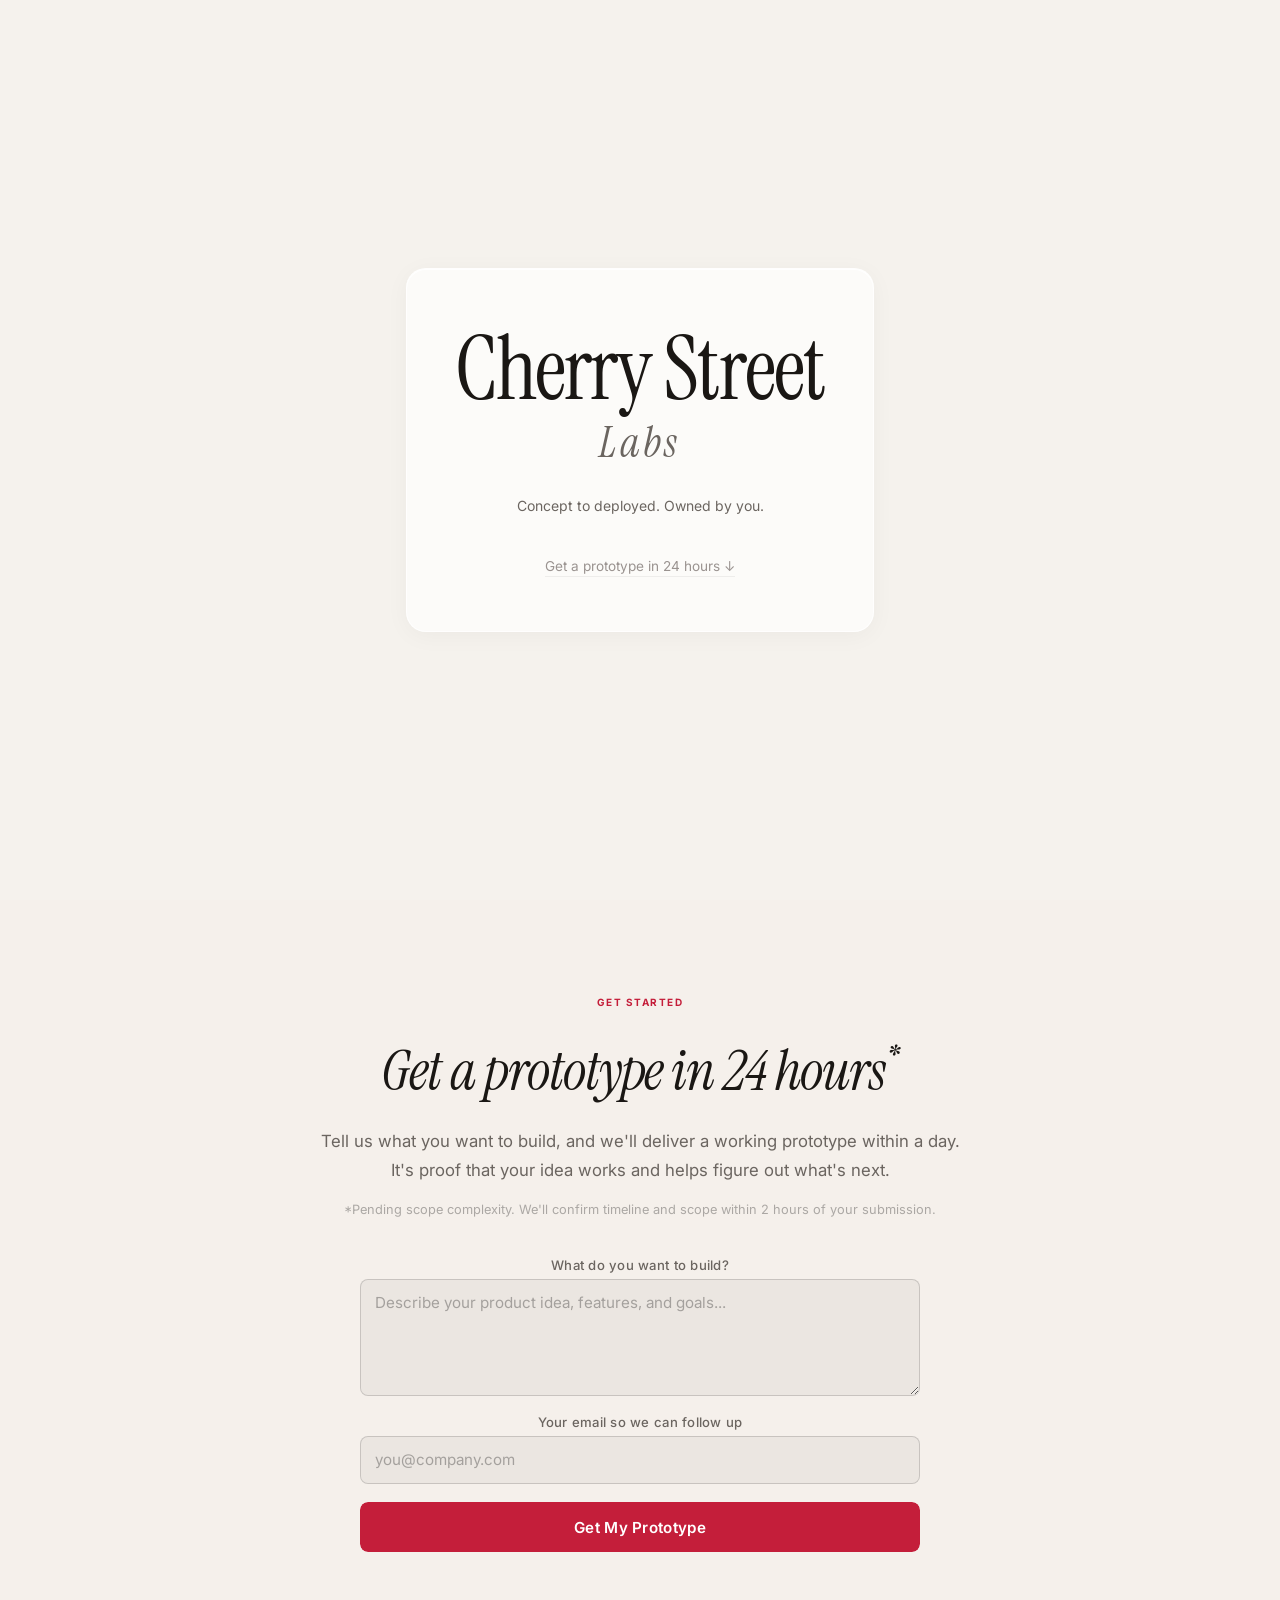
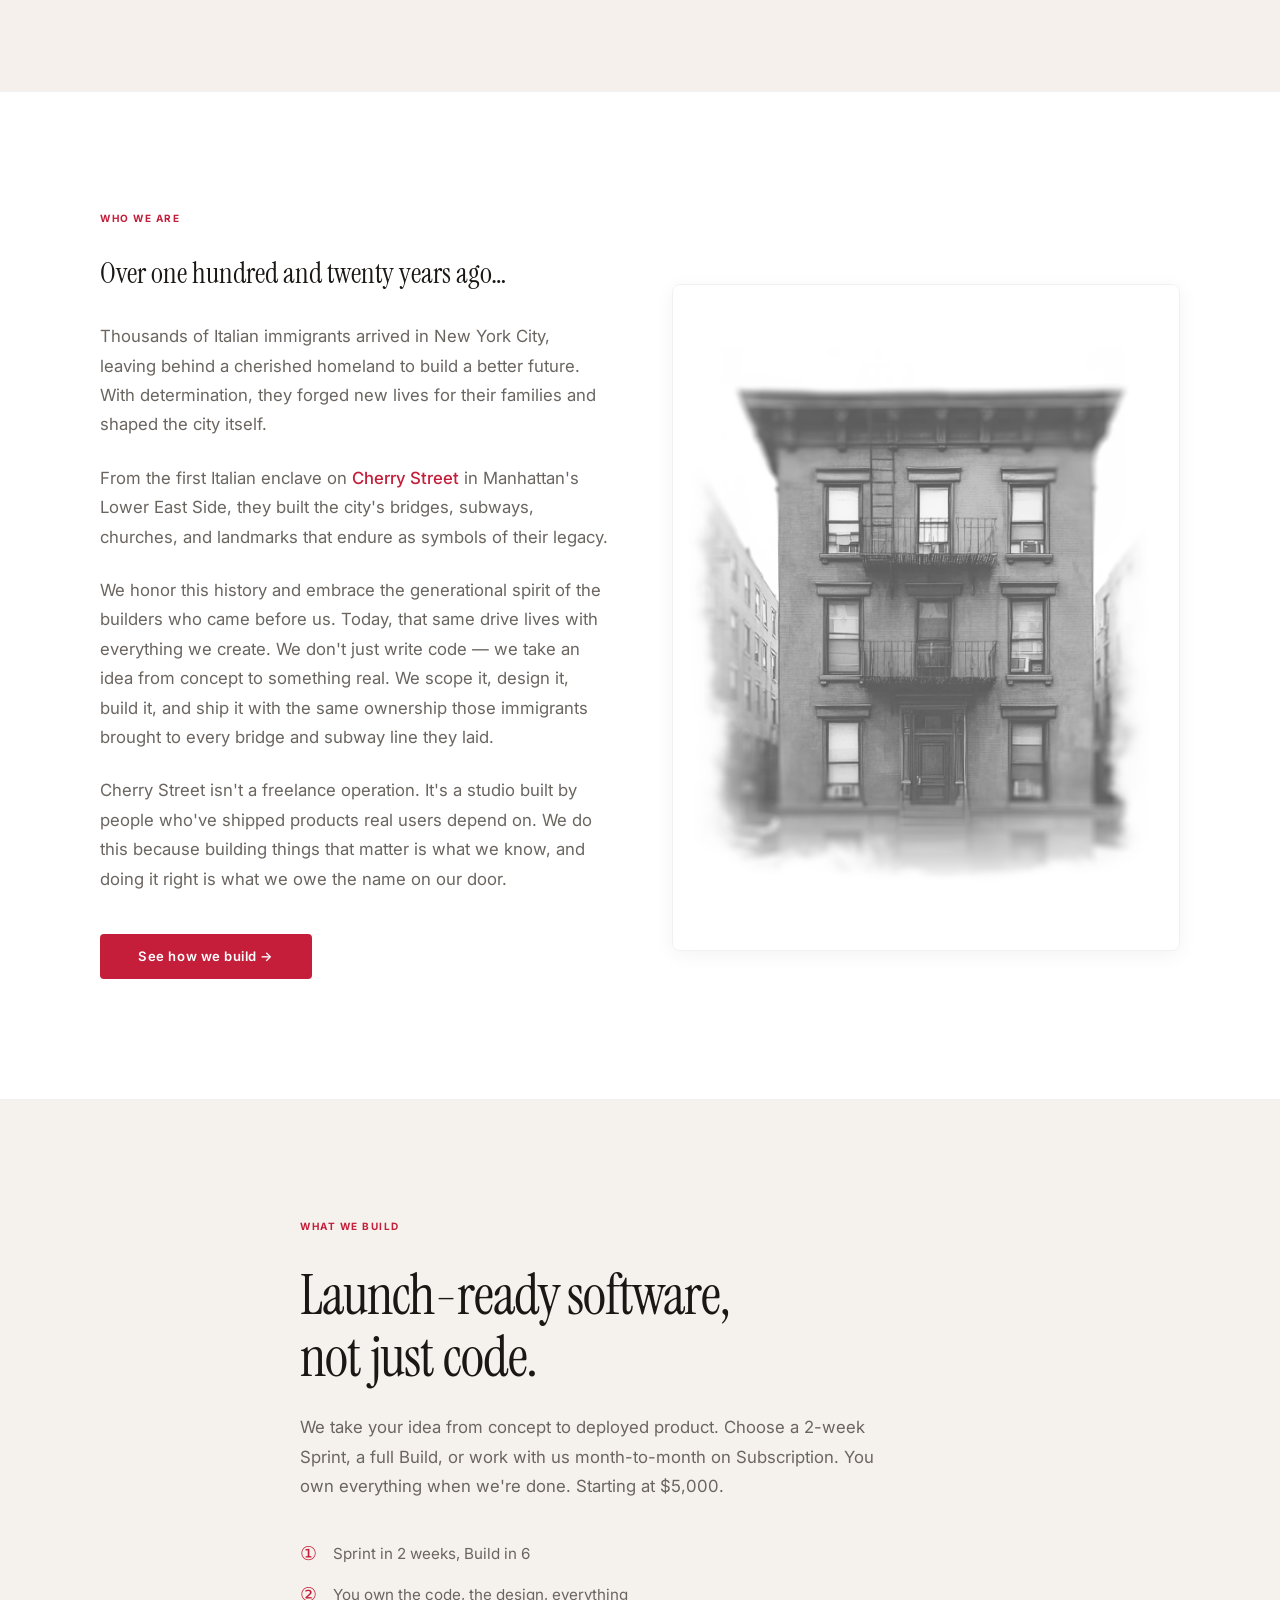
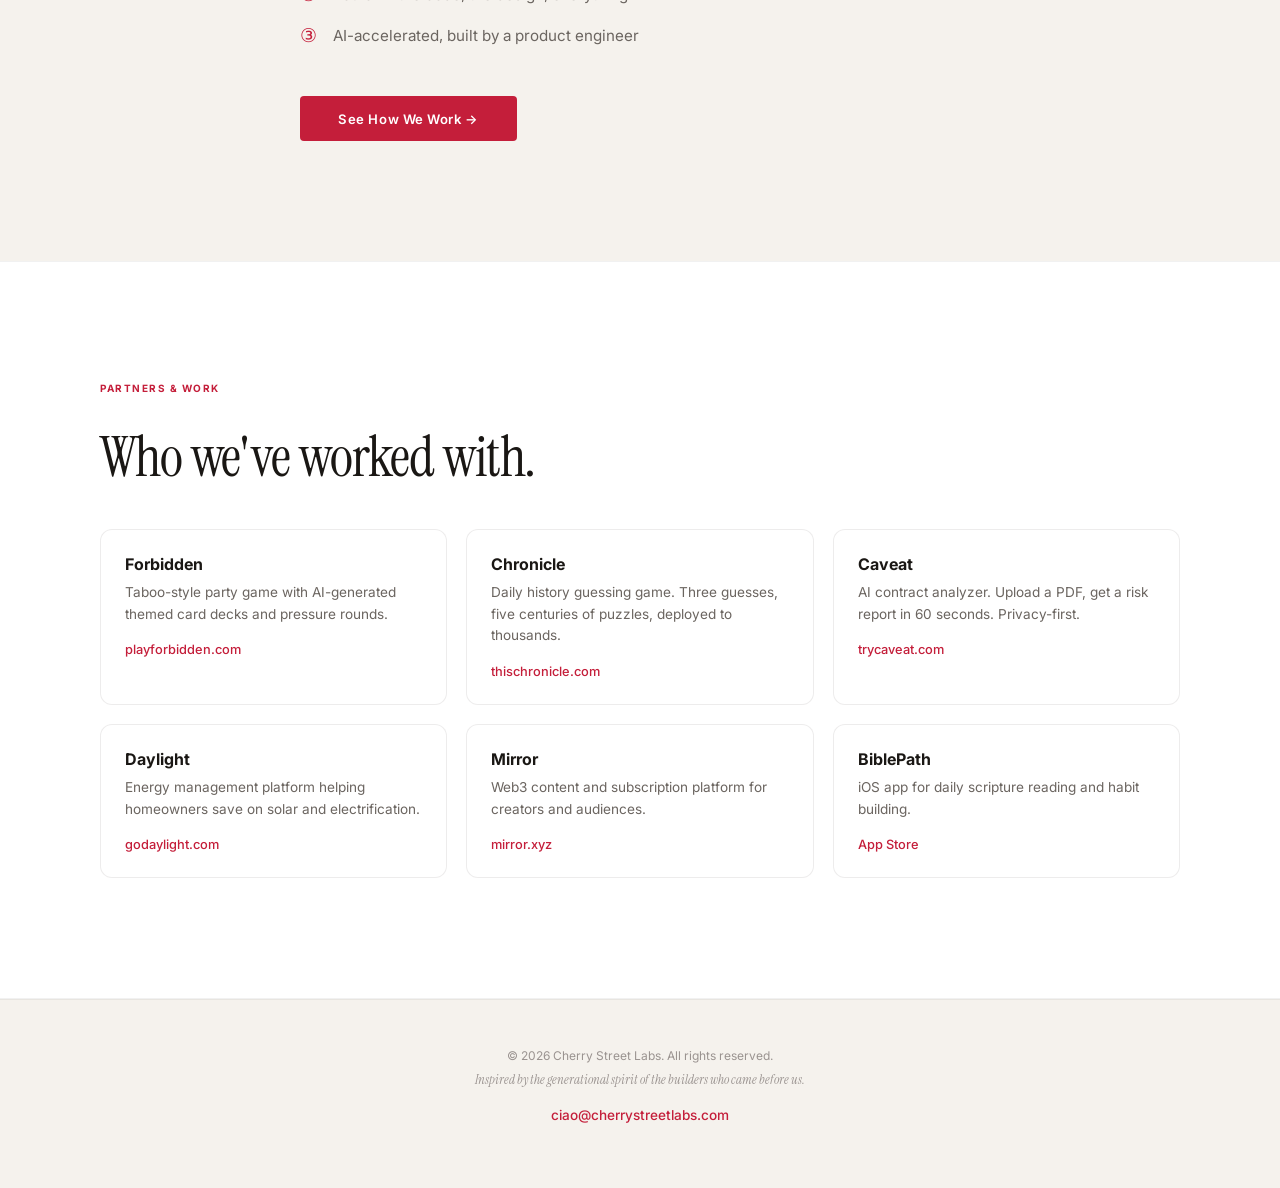
<file: index.html>
<!DOCTYPE html>
<html lang="en">
<head>
    <meta charset="UTF-8">
    <meta name="viewport" content="width=device-width, initial-scale=1.0">
    <title>Cherry Street Labs — Software Built With Purpose</title>
    <meta name="description" content="Cherry Street Labs is a software studio inspired by the generational spirit of Italian immigrants who built New York City.">
    <meta property="og:title" content="Cherry Street Labs">
    <meta property="og:description" content="Concept to deployed. Owned by you.">
    <meta property="og:image" content="https://cherrystreetlabs.com/assets/images/og-image.png">
    <meta property="og:type" content="website">
    <link rel="icon" type="image/svg+xml" href="favicon.svg">
    <link rel="preconnect" href="https://fonts.googleapis.com">
    <link rel="preconnect" href="https://fonts.gstatic.com" crossorigin>
    <link href="https://fonts.googleapis.com/css2?family=Instrument+Serif:ital@0;1&family=Inter:wght@400;500;600;700;800&display=swap" rel="stylesheet">
    <link rel="stylesheet" href="css/styles.css">
</head>
<body>

    <!-- Hero -->
    <section class="hero">
        <div class="hero-shader-bg">
            <canvas id="heroShader"></canvas>
        </div>
        <div class="hero-inner">
            <div class="hero-glass-card">
                <h1 class="brand-logo">Cherry Street<span class="brand-labs">Labs</span></h1>
                <p class="hero-tagline">Concept to deployed. Owned by you.</p>
                <a href="#build-mvp" class="btn-text scroll-down">Get a prototype in 24 hours ↓</a>
            </div>
        </div>
    </section>

    <!-- Legionnaire -->
    <section class="section build-section" id="build-mvp">
        <div class="build-section-inner">
            <span class="section-label">Get Started</span>
            <h2 class="section-headline build-headline">Get a prototype in 24 hours<sup>*</sup></h2>
            <p class="section-body build-body">Tell us what you want to build, and we'll deliver a working prototype within a day. It's proof that your idea works and helps figure out what's next.</p>
            <p class="build-disclaimer">*Pending scope complexity. We'll confirm timeline and scope within 2 hours of your submission.</p>

            <form class="build-form" id="proto-form" novalidate>
                <div class="form-field">
                    <label for="mvp-prompt">What do you want to build?</label>
                    <textarea id="mvp-prompt" name="prompt" rows="4" placeholder="Describe your product idea, features, and goals..." required></textarea>
                </div>
                <div class="form-field">
                    <label for="mvp-email">Your email so we can follow up</label>
                    <input type="email" id="mvp-email" name="email" placeholder="you@company.com" required>
                </div>
                <div data-beam="csl-beam" style="--beam-strength: 1.5;" id="proto-submit-wrapper">
                    <button type="submit" class="build-submit-btn" id="proto-submit-btn">
                        <span class="build-submit-label">Get My Prototype</span>
                    </button>
                    <div data-beam-bloom></div>
                </div>
                <div class="form-status" id="form-status"></div>
            </form>
        </div>
    </section>

    <!-- Who We Are -->
    <section class="section who-section" id="who-we-are">
        <div class="who-section-inner">
            <span class="section-label">Who we are</span>
            <div class="who-grid">
                <div class="who-text">
                    <h2 class="who-heading">Over one hundred and twenty years ago&hellip;</h2>
                    <p>Thousands of Italian immigrants arrived in New York City, leaving behind a cherished homeland to build a better future. With determination, they forged new lives for their families and shaped the city itself.</p>
                    <p>From the first Italian enclave on <span class="cherry-highlight">Cherry Street</span> in Manhattan's Lower East Side, they built the city's bridges, subways, churches, and landmarks that endure as symbols of their legacy.</p>
                    <p>We honor this history and embrace the generational spirit of the builders who came before us. Today, that same drive lives with everything we create. We don't just write code — we take an idea from concept to something real. We scope it, design it, build it, and ship it with the same ownership those immigrants brought to every bridge and subway line they laid.</p>
                    <p>Cherry Street isn't a freelance operation. It's a studio built by people who've shipped products real users depend on. We do this because building things that matter is what we know, and doing it right is what we owe the name on our door.</p>
                    <a href="pricing.html" class="btn-primary">See how we build →</a>
                </div>
                <div class="who-image-col">
                    <div class="who-image-frame">
                        <img src="assets/images/whoweare.jpg" alt="Cherry Street, Lower East Side — where Italian immigrants built the foundations of New York City" class="who-image">
                    </div>
                </div>
            </div>
        </div>
    </section>

    <!-- CTA to Pricing -->
    <section class="section cta-section">
        <div class="cta-section-inner">
            <span class="section-label">What we build</span>
            <h2 class="section-headline">Launch-ready software,<br>not just code.</h2>
            <p class="section-body">We take your idea from concept to deployed product. Choose a 2-week Sprint, a full Build, or work with us month-to-month on Subscription. You own everything when we're done. Starting at $5,000.</p>
            <div class="cta-values">
                <div class="cta-value">
                    <span class="value-num">①</span>
                    <span class="value-text">Sprint in 2 weeks, Build in 6</span>
                </div>
                <div class="cta-value">
                    <span class="value-num">②</span>
                    <span class="value-text">You own the code, the design, everything</span>
                </div>
                <div class="cta-value">
                    <span class="value-num">③</span>
                    <span class="value-text">AI-accelerated, built by a product engineer</span>
                </div>
            </div>
            <a href="pricing.html" class="btn-primary">See How We Work →</a>
        </div>
    </section>

    <!-- Partners & Work -->
    <section class="section partners-section">
        <div class="partners-section-inner">
            <span class="section-label">Partners &amp; Work</span>
            <h2 class="section-headline">Who we've worked with.</h2>
            <div class="partners-grid">
                <div class="partner-card">
                    <div class="partner-name">Forbidden</div>
                    <div class="partner-desc">Taboo-style party game with AI-generated themed card decks and pressure rounds.</div>
                    <a href="https://playforbidden.com" target="_blank" rel="noopener" class="partner-link">playforbidden.com</a>
                </div>
                <div class="partner-card">
                    <div class="partner-name">Chronicle</div>
                    <div class="partner-desc">Daily history guessing game. Three guesses, five centuries of puzzles, deployed to thousands.</div>
                    <a href="https://thischronicle.com" target="_blank" rel="noopener" class="partner-link">thischronicle.com</a>
                </div>
                <div class="partner-card">
                    <div class="partner-name">Caveat</div>
                    <div class="partner-desc">AI contract analyzer. Upload a PDF, get a risk report in 60 seconds. Privacy-first.</div>
                    <a href="https://trycaveat.com" target="_blank" rel="noopener" class="partner-link">trycaveat.com</a>
                </div>
                <div class="partner-card">
                    <div class="partner-name">Daylight</div>
                    <div class="partner-desc">Energy management platform helping homeowners save on solar and electrification.</div>
                    <a href="https://godaylight.com" target="_blank" rel="noopener" class="partner-link">godaylight.com</a>
                </div>
                <div class="partner-card">
                    <div class="partner-name">Mirror</div>
                    <div class="partner-desc">Web3 content and subscription platform for creators and audiences.</div>
                    <a href="https://mirror.xyz" target="_blank" rel="noopener" class="partner-link">mirror.xyz</a>
                </div>
                <div class="partner-card">
                    <div class="partner-name">BiblePath</div>
                    <div class="partner-desc">iOS app for daily scripture reading and habit building.</div>
                    <a href="https://apps.apple.com/us/app/my-bible-path/id6759575186" target="_blank" rel="noopener" class="partner-link">App Store</a>
                </div>
            </div>
        </div>
    </section>

    <!-- Footer -->
    <footer class="landing-footer">
        <p class="footer-copy">&copy; 2026 Cherry Street Labs. All rights reserved.</p>
        <p class="footer-heritage">Inspired by the generational spirit of the builders who came before us.</p>
        <a href="mailto:ciao@cherrystreetlabs.com" class="footer-email">ciao@cherrystreetlabs.com</a>
    </footer>

    <!-- Scroll Animations -->
    <script type="module" src="js/shader.js"></script>
    <script>
    (function() {
        if (window.matchMedia('(prefers-reduced-motion: reduce)').matches) return;
        var items = document.querySelectorAll('.fade-item');
        items.forEach(function(el, i) {
            var observer = new IntersectionObserver(function(entries) {
                entries.forEach(function(e) {
                    if (e.isIntersecting) {
                        el.classList.add('visible');
                        observer.unobserve(el);
                    }
                });
            }, { threshold: 0.1 });
            observer.observe(el);
        });
    })();
    </script>
    <script>
    (function() {
        var form = document.getElementById('proto-form');
        if (!form) return;
        var btn = document.getElementById('proto-submit-btn');
        var wrapper = document.querySelector('[data-beam="csl-beam"]');
        var status = document.getElementById('form-status');
        var emailInput = document.getElementById('mvp-email');
        var promptInput = document.getElementById('mvp-prompt');
        var endpoint = 'https://script.google.com/macros/s/AKfycbx3tqiFX8dRwgGLT-8TN8-7f8WIrYrPeXVnECq7Opcb9ppDKqLZC4Dfy9ZdVeUnwq2M/exec';

        var label = btn.querySelector('.build-submit-label');
        var SENDING_MARKUP = 'Sending<span class="beam-dots"><span>.</span><span>.</span><span>.</span></span>';
        var SUCCESS_MARKUP = '<span class="beam-check">✓</span> Got it! We\'ll follow up within 2 hours.';

        function isValidEmail(email) {
            return /^[^\s@]+@[^\s@]+\.[^\s@]+$/.test(email);
        }

        function setStatus(msg, type) {
            status.textContent = msg;
            status.style.color = type === 'error' ? '#c1445e' : 'var(--text-secondary)';
        }

        function enterLoadingState() {
            wrapper.setAttribute('data-active', '');
            label.innerHTML = SENDING_MARKUP;
            btn.disabled = true;
        }

        function enterSuccessState() {
            wrapper.removeAttribute('data-active');
            wrapper.setAttribute('data-fading', '');
            wrapper.setAttribute('data-success', '');
            label.innerHTML = SUCCESS_MARKUP;
            btn.disabled = true;
            form.reset();
            Array.prototype.forEach.call(
                form.querySelectorAll('textarea, input'),
                function(el) { el.disabled = true; }
            );
            setTimeout(function() {
                wrapper.removeAttribute('data-fading');
            }, 500);
        }

        form.addEventListener('submit', function(e) {
            e.preventDefault();
            if (wrapper.hasAttribute('data-success') || wrapper.hasAttribute('data-active')) return;

            var email = emailInput.value.trim();
            var prompt = promptInput.value.trim();
            status.textContent = '';

            if (!email) {
                setStatus('Please enter your email.', 'error');
                emailInput.focus();
                return;
            }
            if (!isValidEmail(email)) {
                setStatus('Please enter a valid email address.', 'error');
                emailInput.focus();
                return;
            }
            if (!prompt) {
                setStatus('Please describe what you want to build.', 'error');
                promptInput.focus();
                return;
            }

            enterLoadingState();

            var minDelay = new Promise(function(resolve) { setTimeout(resolve, 1200); });
            var request = fetch(endpoint, {
                method: 'POST',
                mode: 'no-cors',
                headers: { 'Content-Type': 'text/plain;charset=utf-8' },
                body: JSON.stringify({ email: email, prompt: prompt })
            }).catch(function() { /* no-cors: success is assumed on resolve or reject */ });

            Promise.all([request, minDelay]).then(enterSuccessState);
        });
    })();
    </script>
</body>
</html>
</file>
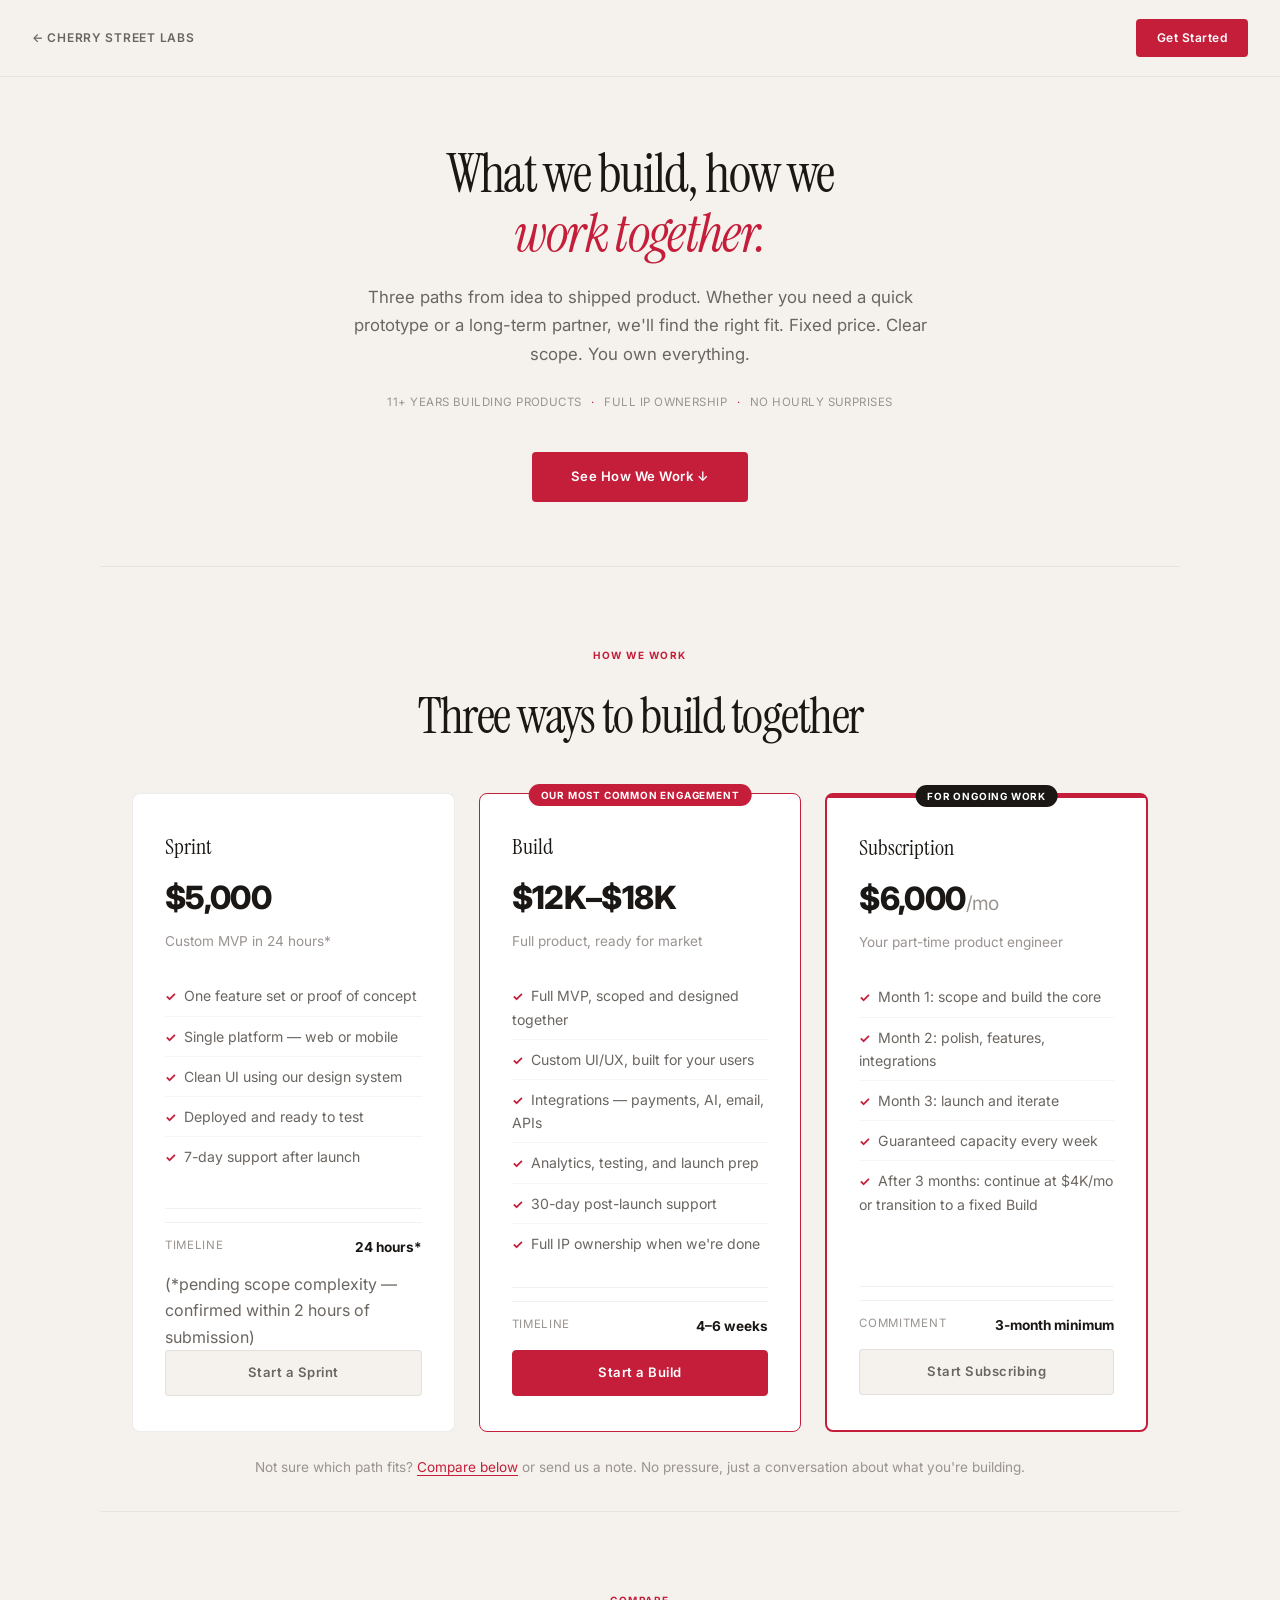
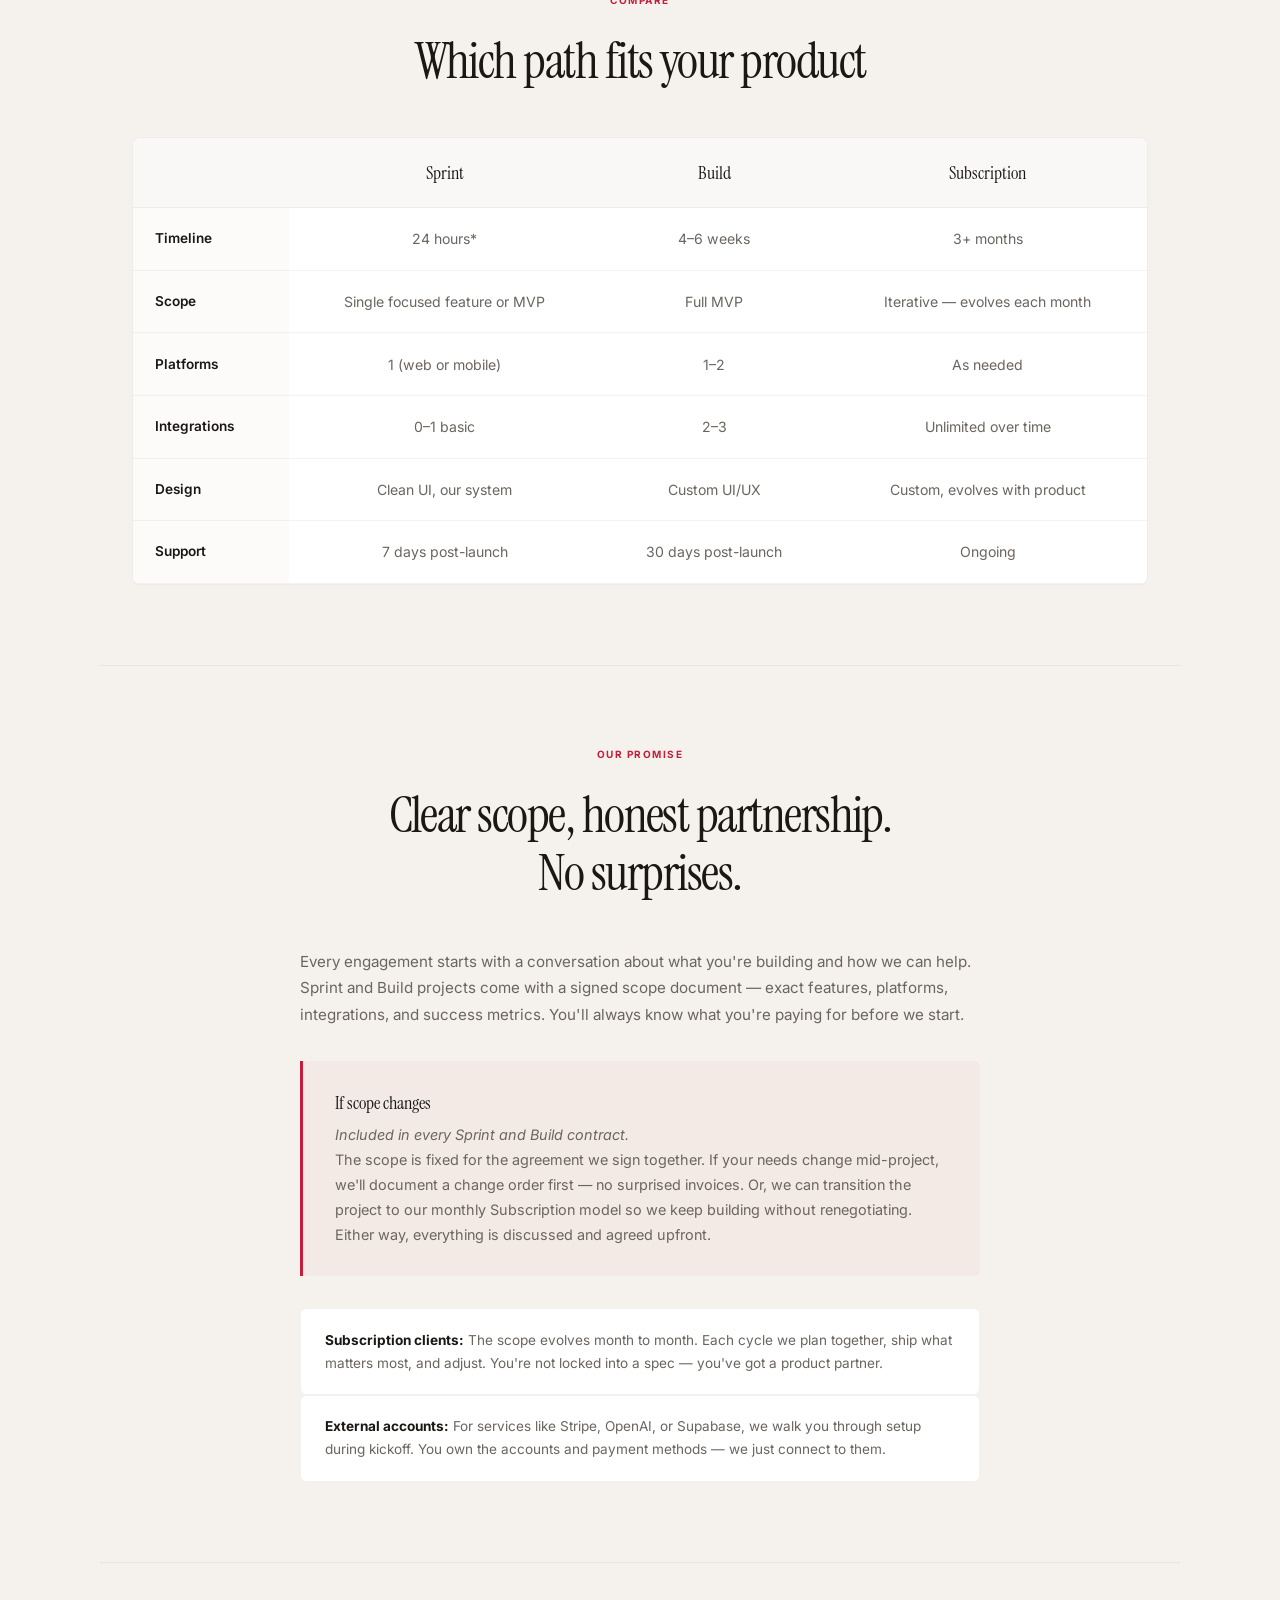
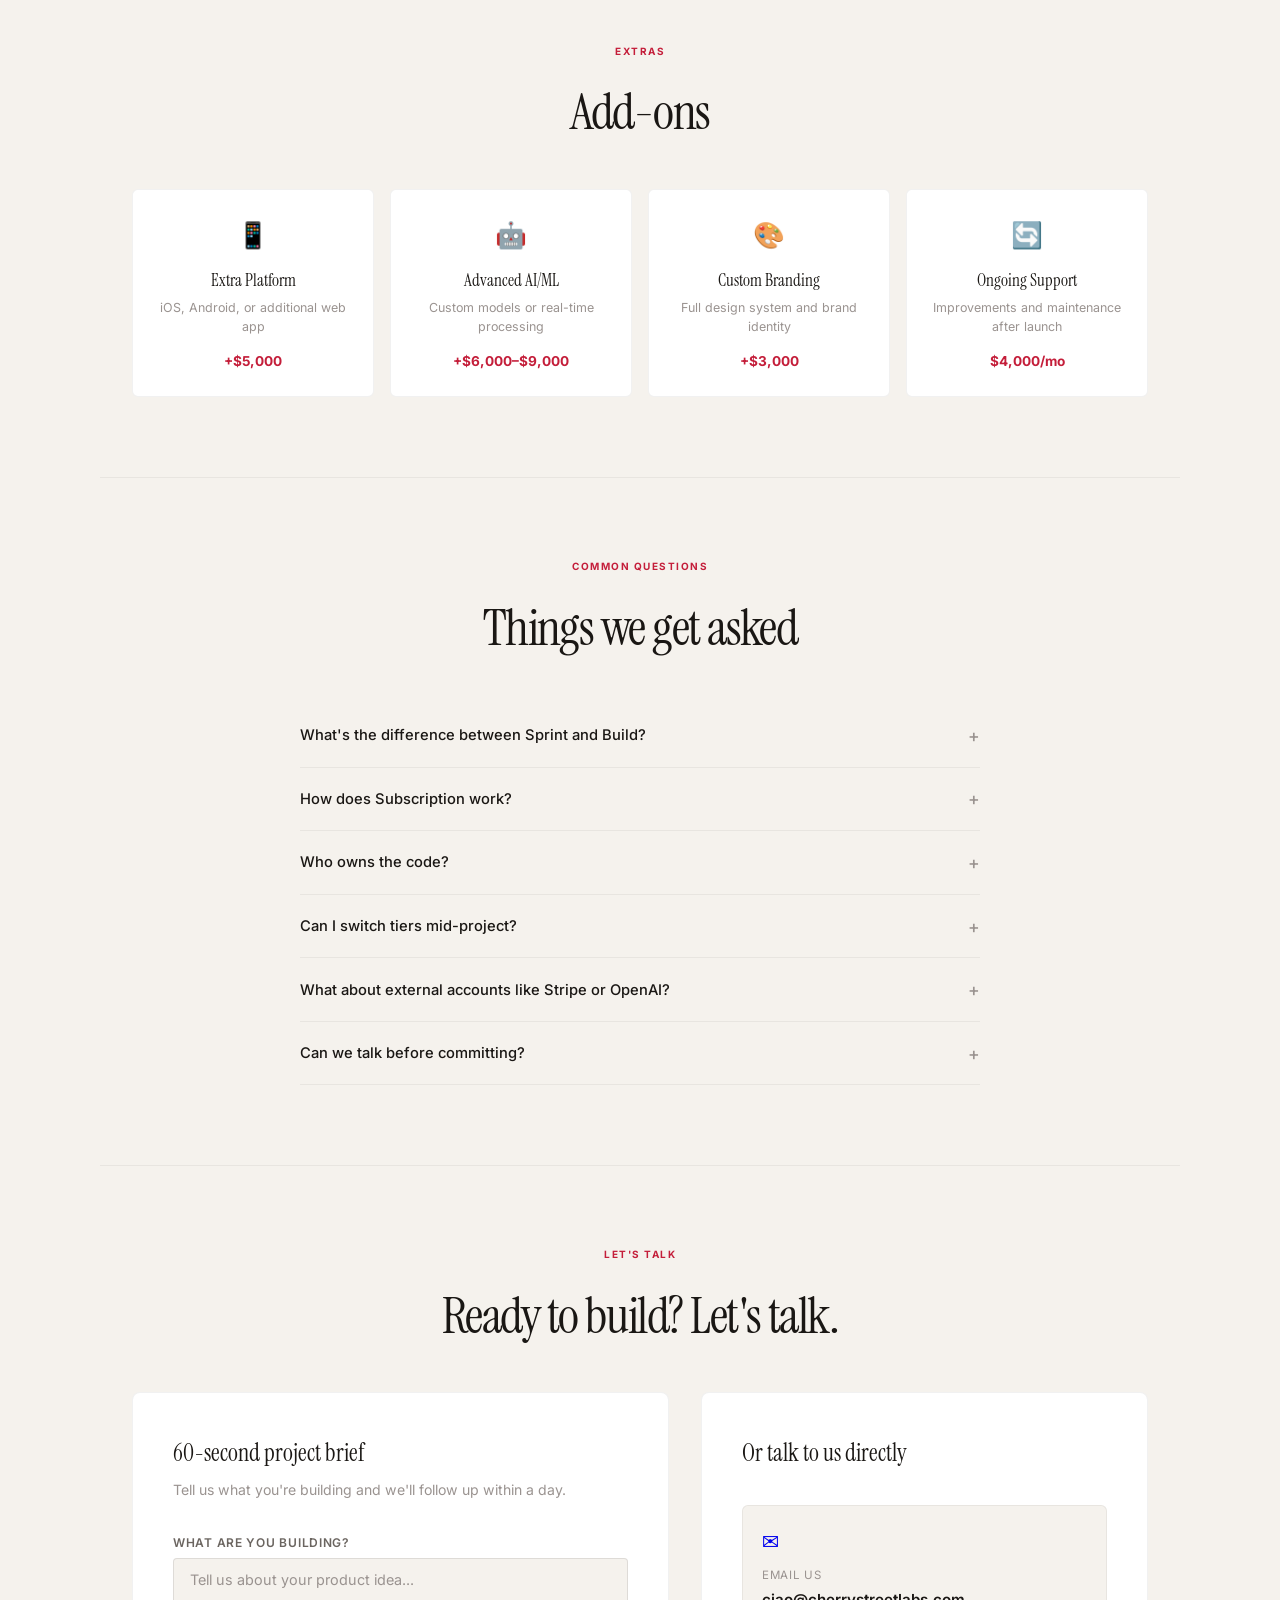
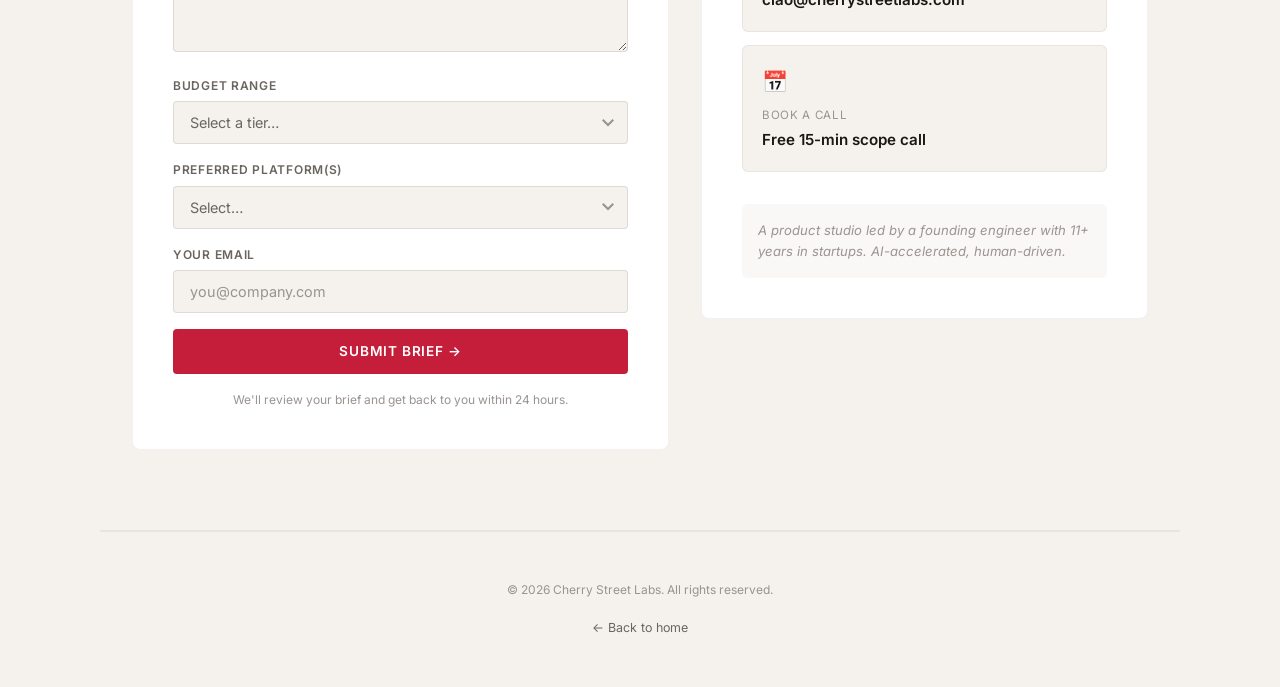
<file: pricing.html>
<!DOCTYPE html>
<html lang="en">
<head>
  <meta charset="UTF-8">
  <meta name="viewport" content="width=device-width, initial-scale=1.0">
  <title>Pricing — Cherry Street Labs</title>
  <meta name="description" content="Three paths from idea to shipped product. Sprint, Build, or Subscription — AI-accelerated development starting at $5,000.">
  <link rel="icon" type="image/svg+xml" href="favicon.svg">
  <link rel="preconnect" href="https://fonts.googleapis.com">
  <link rel="preconnect" href="https://fonts.gstatic.com" crossorigin>
  <link href="https://fonts.googleapis.com/css2?family=Instrument+Serif:ital@0;1&family=Inter:wght@400;500;600;700;800&display=swap" rel="stylesheet">
  <link rel="stylesheet" href="css/styles.css">
  <link rel="stylesheet" href="css/pricing.css">
</head>
<body class="pricing-page">

  <!-- Sticky Top Nav -->
  <nav class="pricing-nav-top">
    <a href="index.html" class="back-link">&larr; Cherry Street Labs</a>
    <a href="#get-started" class="nav-cta">Get Started</a>
  </nav>

  <!-- HERO -->
  <section class="pricing-hero">
    <h1 class="pricing-hero-title fade-item">What we build, how we<br><em>work together.</em></h1>
    <p class="pricing-hero-sub fade-item">Three paths from idea to shipped product. Whether you need a quick prototype or a long-term partner, we'll find the right fit. Fixed price. Clear scope. You own everything.</p>
    <p class="pricing-hero-trust fade-item">
      <span>11+ years building products</span>
      <span class="trust-dot">&middot;</span>
      <span>Full IP ownership</span>
      <span class="trust-dot">&middot;</span>
      <span>No hourly surprises</span>
    </p>
    <a href="#get-started" class="pricing-cta-button fade-item">See How We Work &darr;</a>
  </section>

  <div class="section-divider"></div>

  <!-- PRICING TIERS -->
  <section class="page-section pricing-tiers" id="pricing">
    <span class="section-label fade-item">How We Work</span>
    <h2 class="section-title fade-item">Three ways to build together</h2>

    <div class="tier-grid">

      <!-- SPRINT -->
      <div class="tier-card">
        <div class="tier-header">
          <h3 class="tier-name">Sprint</h3>
          <div class="tier-price">$5,000</div>
          <p class="tier-subtitle">Custom MVP in 24 hours*</p>
        </div>
        <div class="tier-body">
          <ul class="tier-features">
            <li>One feature set or proof of concept</li>
            <li>Single platform &mdash; web or mobile</li>
            <li>Clean UI using our design system</li>
            <li>Deployed and ready to test</li>
            <li>7-day support after launch</li>
          </ul>
        </div>
        <div class="tier-bottom">
          <div class="tier-divider"></div>
          <div class="tier-timeline">
            <span class="timeline-label">Timeline</span>
            <span class="timeline-value">24 hours*</span>
          </div>
          <p class="sprint-footnote">(*pending scope complexity &mdash; confirmed within 2 hours of submission)</p>
          <a href="#get-started" class="tier-cta">Start a Sprint</a>
        </div>
      </div>

      <!-- BUILD (highlighted) -->
      <div class="tier-card tier-popular">
        <div class="popular-badge">Our most common engagement</div>
        <div class="tier-header">
          <h3 class="tier-name">Build</h3>
          <div class="tier-price">$12K&ndash;$18K</div>
          <p class="tier-subtitle">Full product, ready for market</p>
        </div>
        <div class="tier-body">
          <ul class="tier-features">
            <li>Full MVP, scoped and designed together</li>
            <li>Custom UI/UX, built for your users</li>
            <li>Integrations &mdash; payments, AI, email, APIs</li>
            <li>Analytics, testing, and launch prep</li>
            <li>30-day post-launch support</li>
            <li>Full IP ownership when we're done</li>
          </ul>
        </div>
        <div class="tier-bottom">
          <div class="tier-divider"></div>
          <div class="tier-timeline">
            <span class="timeline-label">Timeline</span>
            <span class="timeline-value">4&ndash;6 weeks</span>
          </div>
          <a href="#get-started" class="tier-cta tier-cta-primary">Start a Build</a>
        </div>
      </div>

      <!-- SUBSCRIPTION -->
      <div class="tier-card tier-highlight">
        <div class="popular-badge tier-badge-dark">For ongoing work</div>
        <div class="tier-header">
          <h3 class="tier-name">Subscription</h3>
          <div class="tier-price">$6,000<span class="plus">/mo</span></div>
          <p class="tier-subtitle">Your part-time product engineer</p>
        </div>
        <div class="tier-body">
          <ul class="tier-features">
            <li>Month 1: scope and build the core</li>
            <li>Month 2: polish, features, integrations</li>
            <li>Month 3: launch and iterate</li>
            <li>Guaranteed capacity every week</li>
            <li>After 3 months: continue at $4K/mo or transition to a fixed Build</li>
          </ul>
        </div>
        <div class="tier-bottom">
          <div class="tier-divider"></div>
          <div class="tier-timeline">
            <span class="timeline-label">Commitment</span>
            <span class="timeline-value">3-month minimum</span>
          </div>
          <a href="#get-started" class="tier-cta">Start Subscribing</a>
        </div>
      </div>
    </div>

    <p class="pricing-note">Not sure which path fits? <a href="#matrix">Compare below</a> or send us a note. No pressure, just a conversation about what you're building.</p>
  </section>

  <div class="section-divider"></div>

  <!-- MATRIX -->
  <section class="page-section pricing-matrix" id="matrix">
    <span class="section-label fade-item">Compare</span>
    <h2 class="section-title fade-item">Which path fits your product</h2>
    <div class="matrix-section">
      <div class="matrix-table-wrapper">
        <table class="matrix-table">
          <thead>
            <tr>
              <th></th>
              <th>Sprint</th>
              <th>Build</th>
              <th>Subscription</th>
            </tr>
          </thead>
          <tbody>
            <tr>
              <td class="matrix-criteria">Timeline</td>
              <td>24 hours*</td>
              <td>4&ndash;6 weeks</td>
              <td>3+ months</td>
            </tr>
            <tr>
              <td class="matrix-criteria">Scope</td>
              <td>Single focused feature or MVP</td>
              <td>Full MVP</td>
              <td>Iterative &mdash; evolves each month</td>
            </tr>
            <tr>
              <td class="matrix-criteria">Platforms</td>
              <td>1 (web or mobile)</td>
              <td>1&ndash;2</td>
              <td>As needed</td>
            </tr>
            <tr>
              <td class="matrix-criteria">Integrations</td>
              <td>0&ndash;1 basic</td>
              <td>2&ndash;3</td>
              <td>Unlimited over time</td>
            </tr>
            <tr>
              <td class="matrix-criteria">Design</td>
              <td>Clean UI, our system</td>
              <td>Custom UI/UX</td>
              <td>Custom, evolves with product</td>
            </tr>
            <tr>
              <td class="matrix-criteria">Support</td>
              <td>7 days post-launch</td>
              <td>30 days post-launch</td>
              <td>Ongoing</td>
            </tr>
          </tbody>
        </table>
      </div>
      <div class="matrix-cards-mobile">
        <div class="matrix-tier-card">
          <div class="matrix-tier-card-header">Sprint</div>
          <div class="matrix-tier-card-body">
            <div class="matrix-criterion"><span class="criterion-label">Timeline</span><span class="criterion-value">24 hours*</span></div>
            <div class="matrix-criterion"><span class="criterion-label">Scope</span><span class="criterion-value">Single focused feature or MVP</span></div>
            <div class="matrix-criterion"><span class="criterion-label">Platforms</span><span class="criterion-value">1 (web or mobile)</span></div>
            <div class="matrix-criterion"><span class="criterion-label">Integrations</span><span class="criterion-value">0–1 basic</span></div>
            <div class="matrix-criterion"><span class="criterion-label">Design</span><span class="criterion-value">Clean UI, our system</span></div>
            <div class="matrix-criterion"><span class="criterion-label">Support</span><span class="criterion-value">7 days post-launch</span></div>
            <div class="matrix-criterion"><span class="criterion-label">Price</span><span class="criterion-value matrix-price-accent">$5,000</span></div>
          </div>
        </div>
        <div class="matrix-tier-card matrix-tier-popular">
          <div class="popular-tag">Most Common</div>
          <div class="matrix-tier-card-header">Build</div>
          <div class="matrix-tier-card-body">
            <div class="matrix-criterion"><span class="criterion-label">Timeline</span><span class="criterion-value">4–6 weeks</span></div>
            <div class="matrix-criterion"><span class="criterion-label">Scope</span><span class="criterion-value">Full MVP</span></div>
            <div class="matrix-criterion"><span class="criterion-label">Platforms</span><span class="criterion-value">1–2</span></div>
            <div class="matrix-criterion"><span class="criterion-label">Integrations</span><span class="criterion-value">2–3</span></div>
            <div class="matrix-criterion"><span class="criterion-label">Design</span><span class="criterion-value">Custom UI/UX</span></div>
            <div class="matrix-criterion"><span class="criterion-label">Support</span><span class="criterion-value">30 days post-launch</span></div>
            <div class="matrix-criterion"><span class="criterion-label">Price</span><span class="criterion-value matrix-price-accent">$12K–$18K</span></div>
          </div>
        </div>
        <div class="matrix-tier-card">
          <div class="matrix-tier-card-header">Subscription</div>
          <div class="matrix-tier-card-body">
            <div class="matrix-criterion"><span class="criterion-label">Timeline</span><span class="criterion-value">3+ months</span></div>
            <div class="matrix-criterion"><span class="criterion-label">Scope</span><span class="criterion-value">Iterative, monthly</span></div>
            <div class="matrix-criterion"><span class="criterion-label">Platforms</span><span class="criterion-value">As needed</span></div>
            <div class="matrix-criterion"><span class="criterion-label">Integrations</span><span class="criterion-value">Unlimited over time</span></div>
            <div class="matrix-criterion"><span class="criterion-label">Design</span><span class="criterion-value">Custom, evolves</span></div>
            <div class="matrix-criterion"><span class="criterion-label">Support</span><span class="criterion-value">Ongoing</span></div>
            <div class="matrix-criterion"><span class="criterion-label">Price</span><span class="criterion-value matrix-price-accent">$6K/mo<br><span class="matrix-note">(3-mo min)</span></span></div>
          </div>
        </div>
      </div>
    </div>
  </section>

  <div class="section-divider"></div>

  <!-- SCOPE -->
  <section class="page-section scope-section">
    <span class="section-label fade-item">Our promise</span>
    <h2 class="section-title fade-item">Clear scope, honest partnership.<br>No surprises.</h2>
    <div class="scope-content">
      <p>Every engagement starts with a conversation about what you're building and how we can help. Sprint and Build projects come with a signed scope document &mdash; exact features, platforms, integrations, and success metrics. You'll always know what you're paying for before we start.</p>

      <div class="scope-clause">
        <h4>If scope changes</h4>
        <p><em>Included in every Sprint and Build contract.</em></p>
        <p>The scope is fixed for the agreement we sign together. If your needs change mid-project, we'll document a change order first &mdash; no surprised invoices. Or, we can transition the project to our monthly Subscription model so we keep building without renegotiating. Either way, everything is discussed and agreed upfront.</p>
      </div>

      <div class="scope-note">
        <p><strong>Subscription clients:</strong> The scope evolves month to month. Each cycle we plan together, ship what matters most, and adjust. You're not locked into a spec &mdash; you've got a product partner.</p>
      </div>

      <div class="scope-note">
        <p><strong>External accounts:</strong> For services like Stripe, OpenAI, or Supabase, we walk you through setup during kickoff. You own the accounts and payment methods &mdash; we just connect to them.</p>
      </div>
    </div>
  </section>

  <div class="section-divider"></div>

  <!-- ADD-ONS -->
  <section class="page-section addons-section">
    <span class="section-label fade-item">Extras</span>
    <h2 class="section-title fade-item">Add-ons</h2>
    <div class="addons-grid">
      <div class="addon-card">
        <div class="addon-icon">&#x1F4F1;</div>
        <div class="addon-name">Extra Platform</div>
        <div class="addon-desc">iOS, Android, or additional web app</div>
        <div class="addon-price">+$5,000</div>
      </div>
      <div class="addon-card">
        <div class="addon-icon">&#x1F916;</div>
        <div class="addon-name">Advanced AI/ML</div>
        <div class="addon-desc">Custom models or real-time processing</div>
        <div class="addon-price">+$6,000&ndash;$9,000</div>
      </div>
      <div class="addon-card">
        <div class="addon-icon">&#x1F3A8;</div>
        <div class="addon-name">Custom Branding</div>
        <div class="addon-desc">Full design system and brand identity</div>
        <div class="addon-price">+$3,000</div>
      </div>
      <div class="addon-card">
        <div class="addon-icon">&#x1F504;</div>
        <div class="addon-name">Ongoing Support</div>
        <div class="addon-desc">Improvements and maintenance after launch</div>
        <div class="addon-price">$4,000/mo</div>
      </div>
    </div>
  </section>

  <div class="section-divider"></div>

  <!-- FAQ -->
  <section class="page-section faq-section">
    <span class="section-label fade-item">Common Questions</span>
    <h2 class="section-title fade-item">Things we get asked</h2>
    <div class="faq-list">
      <div class="faq-item">
        <button class="faq-question">What's the difference between Sprint and Build?<span class="faq-icon">+</span></button>
        <div class="faq-answer"><div class="faq-answer-inner"><p>A Sprint is two weeks focused on one thing &mdash; a feature, a prototype, a proof of concept. It's quick and targeted. A Build is a full product end to end. Most clients start with a Build when they know what they want and are ready to ship.</p></div></div>
      </div>
      <div class="faq-item">
        <button class="faq-question">How does Subscription work?<span class="faq-icon">+</span></button>
        <div class="faq-answer"><div class="faq-answer-inner"><p>$6,000 per month, three months minimum. Each month we plan together, prioritize what matters, and ship. By month three you typically have a launched product. After that, you can keep us on at $4,000/mo for ongoing work or transition to a fixed Build for phase two.</p></div></div>
      </div>
      <div class="faq-item">
        <button class="faq-question">Who owns the code?<span class="faq-icon">+</span></button>
        <div class="faq-answer"><div class="faq-answer-inner"><p>You do. Sprint and Build clients get full IP transfer on delivery. Subscription clients own everything shipped at each milestone. Code, designs, everything.</p></div></div>
      </div>
      <div class="faq-item">
        <button class="faq-question">Can I switch tiers mid-project?<span class="faq-icon">+</span></button>
        <div class="faq-answer"><div class="faq-answer-inner"><p>Yes. Start with a Sprint and realize you need a full product? We'll transition to a Build. Start building and want ongoing support instead? Move to Subscription. We'll make sure the pricing is fair and documented.</p></div></div>
      </div>
      <div class="faq-item">
        <button class="faq-question">What about external accounts like Stripe or OpenAI?<span class="faq-icon">+</span></button>
        <div class="faq-answer"><div class="faq-answer-inner"><p>You handle signup and payment methods &mdash; we guide you through setup during kickoff. We never store or pay for external accounts on your behalf.</p></div></div>
      </div>
      <div class="faq-item">
        <button class="faq-question">Can we talk before committing?<span class="faq-icon">+</span></button>
        <div class="faq-answer"><div class="faq-answer-inner"><p>Always. Free 15-minute call &mdash; no pitch, just a conversation about what you're building and whether we're the right fit.</p></div></div>
      </div>
    </div>
  </section>

  <div class="section-divider"></div>

  <!-- GET STARTED -->
  <section class="page-section" id="get-started">
    <span class="section-label fade-item">Let's talk</span>
    <h2 class="section-title fade-item">Ready to build? Let's talk.</h2>
    <div class="get-started-grid">

      <!-- LEFT: Project Brief Form -->
      <div class="brief-form-card">
        <h3>60-second project brief</h3>
        <p class="form-subtitle">Tell us what you're building and we'll follow up within a day.</p>
        <form id="projectBriefForm" class="brief-form">
          <div class="form-group">
            <label for="projectDesc">What are you building?</label>
            <textarea id="projectDesc" name="projectDesc" rows="4" placeholder="Tell us about your product idea..." required></textarea>
          </div>
          <div class="form-group">
            <label for="budgetRange">Budget range</label>
            <select id="budgetRange" name="budgetRange" required>
              <option value="">Select a tier&hellip;</option>
              <option value="sprint">Sprint &mdash; $5,000 (2 weeks)</option>
              <option value="build">Build &mdash; $12K&ndash;$18K (4&ndash;6 weeks)</option>
              <option value="subscription">Subscription &mdash; $6,000/mo (3-month min)</option>
              <option value="not-sure">Not sure &mdash; let's talk</option>
            </select>
          </div>
          <div class="form-group">
            <label for="platforms">Preferred platform(s)</label>
            <select id="platforms" name="platforms" required>
              <option value="">Select&hellip;</option>
              <option value="web">Web app</option>
              <option value="mobile">Mobile app</option>
              <option value="both">Both web + mobile</option>
            </select>
          </div>
          <div class="form-group">
            <label for="email">Your email</label>
            <input type="email" id="email" name="email" placeholder="you@company.com" required>
          </div>
          <button type="submit" class="form-submit-btn">Submit Brief &rarr;</button>
        </form>
        <p class="form-note">We'll review your brief and get back to you within 24 hours.</p>
      </div>

      <!-- RIGHT: Quick Contact -->
      <div class="contact-card">
        <h3>Or talk to us directly</h3>
        <div class="contact-methods">
          <a href="mailto:ciao@cherrystreetlabs.com" class="contact-method">
            <span class="contact-icon">&#x2709;</span>
            <span class="contact-label">Email us</span>
            <span class="contact-value">ciao@cherrystreetlabs.com</span>
          </a>
          <a href="https://calendly.com/ciao-cherrystreetlabs/30min" target="_blank" rel="noopener" class="contact-method">
            <span class="contact-icon">&#x1F4C5;</span>
            <span class="contact-label">Book a call</span>
            <span class="contact-value">Free 15-min scope call</span>
          </a>
        </div>
        <div class="contact-trust">
          <p>A product studio led by a founding engineer with 11+ years in startups. AI-accelerated, human-driven.</p>
        </div>
      </div>
    </div>
  </section>

  <!-- FOOTER -->
  <div class="section-divider"></div>
  <footer class="pricing-footer">
    <p>&copy; 2026 Cherry Street Labs. All rights reserved.</p>
    <a href="index.html">&larr; Back to home</a>
  </footer>

  <script src="js/pricing.js"></script>

  <script>
  (function() {
      if (window.matchMedia('(prefers-reduced-motion: reduce)').matches) return;
      var items = document.querySelectorAll('.fade-item');
      items.forEach(function(el) {
          var observer = new IntersectionObserver(function(entries) {
              entries.forEach(function(e) {
                  if (e.isIntersecting) {
                      el.classList.add('visible');
                      observer.unobserve(el);
                  }
              });
          }, { threshold: 0.1 });
          observer.observe(el);
      });
  })();
  </script>

</body>
</html>
</file>
<file: css/styles.css>
html { scroll-behavior: smooth; }

/* Registered custom property for border-beam angle (must be at stylesheet root) */
/* Cherry Street Labs — Landing Page */
*, *::before, *::after { margin: 0; padding: 0; box-sizing: border-box; }

:root {
  --bg: #F5F2ED;
  --surface: #FFFFFF;
  --text: #1A1714;
  --text-secondary: #6B6560;
  --text-muted: #9A9390;
  --accent: #C41E3A;
  --accent-hover: #A0162E;
  --border: rgba(26, 23, 20, 0.08);
  --divider: rgba(26, 23, 20, 0.06);
}

body {
  background: var(--bg);
  font-family: 'Inter', system-ui, sans-serif;
  color: var(--text);
  overflow-x: hidden;
  -webkit-font-smoothing: antialiased;
}

/* ===== ANIMATED MESH GRADIENT (hero background) ===== */
.hero {
  min-height: 100vh;
  display: flex;
  align-items: center;
  justify-content: center;
  padding: 4rem 2rem;
  position: relative;
  overflow: hidden;
  background: var(--bg);
}

.hero-shader-bg {
  position: absolute;
  inset: 0;
  z-index: 0;
  overflow: hidden;
  pointer-events: auto;
}

#heroShader {
  position: absolute;
  top: 0;
  left: 0;
  width: 100%;
  height: 100%;
  opacity: 0;
}

@keyframes shaderFadeIn {
  from { opacity: 0; }
  to { opacity: 1.0; }
}

.hero-inner {
  max-width: 680px;
  text-align: center;
  animation: fadeUp 1s cubic-bezier(0.16, 1, 0.3, 1) both;
  position: relative;
  z-index: 1;
}

/* ===== FROSTED GLASS CARD (hero) ===== */
.hero-glass-card {
  background: rgba(255, 255, 255, 0.65);
  backdrop-filter: blur(40px);
  -webkit-backdrop-filter: blur(40px);
  border: 1px solid rgba(255, 255, 255, 0.8);
  border-radius: 20px;
  padding: 3.5rem 3rem;
  box-shadow:
    0 4px 24px rgba(26, 23, 20, 0.04),
    0 1px 0 rgba(255, 255, 255, 0.9) inset;
}

@media screen and (max-width: 768px) {
  .hero-glass-card {
    padding: 2.5rem 1.8rem;
    border-radius: 16px;
    background: rgba(255, 255, 255, 0.65);
    backdrop-filter: blur(40px);
    -webkit-backdrop-filter: blur(40px);
  }
}

.brand-logo {
  font-family: 'Instrument Serif', Georgia, serif;
  font-weight: 400;
  font-size: clamp(3rem, 7.5vw, 5.5rem);
  color: var(--text);
  line-height: 1.02;
  letter-spacing: -0.02em;
  margin-bottom: 2rem;
  text-shadow: 0 1px 2px rgba(255, 255, 255, 0.5);
}

.brand-labs {
  display: block;
  font-style: italic;
  font-size: 0.48em;
  letter-spacing: 0.08em;
  color: var(--text-secondary);
  margin-top: 0.15em;
}

.hero-tagline {
  font-family: 'Inter', system-ui, sans-serif;
  font-size: 14px;
  color: var(--text-secondary);
  line-height: 1.4;
  margin-bottom: 2.5rem;
  white-space: nowrap;
  animation: fadeUp 1s cubic-bezier(0.16, 1, 0.3, 1) 0.2s both;
}

.btn-text {
  font-family: 'Inter', system-ui, sans-serif;
  font-size: 0.85rem;
  color: var(--text-muted);
  text-decoration: none;
  border-bottom: 1px solid var(--divider);
  padding-bottom: 2px;
  transition: color 0.3s ease, border-color 0.3s ease;
  animation: fadeUp 1s cubic-bezier(0.16, 1, 0.3, 1) 0.4s both;
}

.btn-text:hover { color: var(--accent); border-color: var(--accent); }

/* ===== BUTTONS ===== */
.btn-primary {
  display: inline-block;
  padding: 0.9rem 2.4rem;
  font-family: 'Inter', system-ui, sans-serif;
  font-size: 0.82rem;
  font-weight: 600;
  color: #fff;
  background: var(--accent);
  border: none;
  border-radius: 4px;
  text-decoration: none;
  letter-spacing: 0.04em;
  transition: background 0.3s ease, transform 0.2s ease;
}

.btn-primary:hover { background: var(--accent-hover); transform: translateY(-1px); }

/* ===== SECTIONS ===== */
.section { padding: 120px 2rem; }

.section-inner, .who-section-inner, .cta-section-inner, .partners-section-inner {
  max-width: 1080px;
  margin: 0 auto;
}

.section-label {
  display: block;
  font-size: 10px;
  font-weight: 700;
  color: var(--accent);
  letter-spacing: 0.15em;
  text-transform: uppercase;
  margin-bottom: 2rem;
}

.section-headline {
  font-family: 'Instrument Serif', Georgia, serif;
  font-size: clamp(2.4rem, 5vw, 3.5rem);
  font-weight: 400;
  color: var(--text);
  letter-spacing: -0.02em;
  line-height: 1.12;
  margin-bottom: 1.5rem;
}

.section-body {
  font-size: 1.05rem;
  color: var(--text-secondary);
  line-height: 1.75;
  max-width: 600px;
}

/* ===== WHO WE ARE SECTION ===== */
.who-section {
  background: var(--surface);
  border-top: 1px solid var(--divider);
  border-bottom: 1px solid var(--divider);
  position: relative;
}

.who-section-inner { max-width: 1080px; margin: 0 auto; }

.who-grid {
  display: grid;
  grid-template-columns: 1fr 1fr;
  gap: 4rem;
  align-items: center;
}

.who-text p {
  font-size: 1.05rem;
  line-height: 1.75;
  color: var(--text-secondary);
  margin-bottom: 1.5rem;
}

.who-text p:last-of-type { margin-bottom: 2rem; }

.cherry-highlight {
  color: var(--accent);
  font-weight: 500;
}

.who-heading {
  font-family: 'Instrument Serif', Georgia, serif;
  font-size: 1.8rem;
  color: var(--text);
  font-weight: 400;
  margin-bottom: 2rem;
  line-height: 1.2;
}

.who-text .btn-primary { margin-top: 0.5rem; }

.who-image-frame {
  border-radius: 8px;
  overflow: hidden;
  border: 1px solid var(--divider);
  box-shadow: 0 4px 20px rgba(26, 23, 20, 0.05);
}

.who-image {
  width: 100%;
  height: auto;
  display: block;
  object-fit: cover;
}

/* ===== CTA SECTION ===== */
.cta-section-inner {
  max-width: 680px;
  margin: 0 auto;
  text-align: left;
}

.cta-values {
  display: flex;
  flex-direction: column;
  gap: 1rem;
  margin-bottom: 3rem;
  margin-top: 2.5rem;
}

.cta-value {
  display: flex;
  align-items: center;
  gap: 1rem;
  font-size: 0.95rem;
  color: var(--text-secondary);
}

.value-num {
  font-family: 'Instrument Serif', Georgia, serif;
  font-size: 1.2rem;
  color: var(--accent);
  flex-shrink: 0;
}

.cta-section-inner .section-body {
  max-width: 600px;
  text-align: left;
}

/* ===== FROSTED CARD for CTA ===== */
.cta-section-inner .section-body,
.cta-values {
  position: relative;
}

/* ===== PARTNERS SECTION ===== */
.partners-section {
  background: #FFF;
  border-top: 1px solid var(--divider);
  border-bottom: 1px solid var(--divider);
  position: relative;
}

.partners-grid {
  display: grid;
  grid-template-columns: repeat(auto-fill, minmax(280px, 1fr));
  gap: 1.2rem;
  margin-top: 2.5rem;
}

/* Frosted glass partner cards */
.partner-card {
  padding: 1.5rem;
  border: 1px solid var(--border);
  border-radius: 12px;
  transition: border-color 0.3s ease, transform 0.3s ease, box-shadow 0.3s ease;
  background: rgba(255, 255, 255, 0.6);
  backdrop-filter: blur(8px);
  -webkit-backdrop-filter: blur(8px);
}

.partner-card:hover {
  border-color: rgba(196, 30, 58, 0.25);
  transform: translateY(-2px);
  box-shadow: 0 8px 30px rgba(26, 23, 20, 0.06);
}

.partner-name {
  font-family: 'Inter', system-ui, sans-serif;
  font-size: 1rem;
  font-weight: 700;
  color: var(--text);
  margin-bottom: 0.5rem;
}

.partner-desc {
  font-size: 0.85rem;
  color: var(--text-secondary);
  line-height: 1.6;
  margin-bottom: 0.8rem;
}

.partner-link {
  font-size: 0.8rem;
  font-weight: 500;
  color: var(--accent);
  text-decoration: none;
  transition: opacity 0.3s ease;
}

.partner-link:hover { opacity: 0.7; }

/* ===== FOOTER ===== */
.landing-footer {
  text-align: center;
  padding: 3rem 2rem 4rem;
  border-top: 1px solid var(--divider);
}

.footer-copy {
  font-size: 0.75rem;
  color: var(--text-muted);
  margin-bottom: 0.5rem;
}

.footer-heritage {
  font-size: 0.82rem;
  font-family: 'Instrument Serif', Georgia, serif;
  font-style: italic;
  color: var(--text-muted);
  margin-bottom: 1rem;
}

.footer-email {
  font-size: 0.85rem;
  color: var(--accent);
  text-decoration: none;
  font-weight: 500;
}

.footer-email:hover { text-decoration: underline; }

/* ===== ANIMATIONS ===== */
@keyframes fadeUp {
  from { opacity: 0; transform: translateY(24px); }
  to { opacity: 1; transform: translateY(0); }
}

/* Scroll-triggered fade-in */
.fade-item {
  opacity: 0;
  transform: translateY(28px);
  transition: opacity 0.7s cubic-bezier(0.16, 1, 0.3, 1), transform 0.7s cubic-bezier(0.16, 1, 0.3, 1);
}

.fade-item.visible {
  opacity: 1;
  transform: translateY(0);
}

.fade-item:nth-child(1) { transition-delay: 0s; }
.fade-item:nth-child(2) { transition-delay: 0.08s; }
.fade-item:nth-child(3) { transition-delay: 0.16s; }
.fade-item:nth-child(4) { transition-delay: 0.24s; }
.fade-item:nth-child(5) { transition-delay: 0.32s; }
.fade-item:nth-child(6) { transition-delay: 0.4s; }

/* ===== MVP CALLOUT (hero) ===== */
.mvp-callout {
  background: rgba(255, 255, 255, 0.45);
  border: 1px solid rgba(255, 255, 255, 0.9);
  border-radius: 12px;
  padding: 14px 18px;
  margin-bottom: 1.25rem;
  text-align: center;
}

.mvp-callout-title {
  font-family: 'Instrument Serif', Georgia, serif;
  font-size: 1.35rem;
  font-style: italic;
  color: var(--accent);
  margin-bottom: 4px;
  line-height: 1.3;
}

.mvp-callout-disclaimer {
  font-size: 0.72rem;
  color: var(--text-muted);
  line-height: 1.4;
  margin: 0;
}

/* ===== HOW IT WORKS SECTION ===== */
.how-it-works-section {
  background: var(--surface);
  border-top: 1px solid var(--divider);
  border-bottom: 1px solid var(--divider);
}

.how-it-works-inner {
  max-width: 1080px;
  margin: 0 auto;
  text-align: center;
}

.how-it-works-inner .section-label {
  margin-bottom: 1rem;
}

.how-it-works-inner .section-headline {
  font-style: italic;
  margin: 0 auto 3rem;
  max-width: 820px;
}

.steps-grid {
  display: grid;
  grid-template-columns: repeat(5, 1fr);
  gap: 1.25rem;
}

.step-card {
  text-align: center;
  padding: 0 0.25rem;
}

.step-num {
  display: inline-block;
  width: 36px;
  height: 36px;
  line-height: 36px;
  border-radius: 50%;
  background: var(--accent);
  color: #fff;
  font-family: 'Inter', system-ui, sans-serif;
  font-weight: 700;
  font-size: 0.85rem;
  margin-bottom: 0.9rem;
}

.step-name {
  font-family: 'Inter', system-ui, sans-serif;
  font-size: 0.95rem;
  font-weight: 600;
  color: var(--text);
  margin: 0 0 0.4rem;
}

.step-desc {
  font-size: 0.82rem;
  color: var(--text-secondary);
  line-height: 1.55;
  margin: 0;
}

/* ===== MOBILE ===== */
@media screen and (max-width: 768px) {
  :root { --section-gap: 80px; }
  .section { padding: var(--section-gap) 1.5rem; }

  .hero { padding: 3rem 1.5rem; min-height: 90vh; }
  .hero-inner { max-width: 100%; }
  .hero-tagline { font-size: 12px; white-space: normal; }

  .who-grid {
    grid-template-columns: 1fr;
    gap: 2.5rem;
  }
  .who-image-col { order: -1; }

  .cta-values { align-items: flex-start; }

  .section-headline { font-size: 2.2rem; }

  .partners-grid { grid-template-columns: 1fr; gap: 1rem; }

  .mvp-callout-title { font-size: 1.15rem; }
}

@media (max-width: 900px) {
  .steps-grid {
    grid-template-columns: repeat(3, 1fr);
    gap: 1.5rem 1rem;
  }
}

@media (max-width: 600px) {
  .steps-grid {
    grid-template-columns: 1fr;
    gap: 1.75rem;
  }
  .how-it-works-inner .section-headline {
    margin-bottom: 2rem;
  }
}

@media screen and (min-width: 1400px) {
  .brand-logo { font-size: 6rem; }
  .section { padding: 140px 2rem; }
  .section-headline { font-size: 4rem; }
}

@media (prefers-reduced-motion: reduce) {
  * { animation: none !important; transition: none !important; }
  .fade-item { opacity: 1 !important; transform: none !important; }
  .mesh-blob { animation: none !important; }
}

/* ---------- Border Beam: wrapper padding technique ----------
 * Wrapper ALWAYS has 3px padding = beam ring space.
 * Button ALWAYS has min-height: 50px = height stability.
 * On loading, the wrapper gets an animated conic-gradient background.
 * The button's solid background covers the center, leaving only the 3px ring.
 * Sunset-ish palette: cherry red + beige/white hotspot.
 */


/* Legionnaire — Prototype Form Section */
.build-section {
    padding: 96px 60px;
    background: #f5f0eb;
}

@keyframes build-fade {
    from { opacity: 0; transform: translateY(20px); }
    to { opacity: 1; transform: translateY(0); }
}

.build-section-inner {
    max-width: 680px;
    margin: 0 auto;
    text-align: center;
}

.build-section .section-label {
    display: block;
    font-size: 10px;
    font-weight: 700;
    color: var(--accent);
    letter-spacing: 0.15em;
    text-transform: uppercase;
    margin-bottom: 2rem;
}

.build-section .build-headline {
    font-family: 'Instrument Serif', Georgia, serif;
    font-size: clamp(2.4rem, 5vw, 3.5rem);
    font-weight: 400;
    color: var(--text);
    letter-spacing: -0.02em;
    line-height: 1.12;
    margin-bottom: 1.5rem;
    font-style: italic;
}

.build-section .build-headline sup {
    font-size: 0.6em;
    vertical-align: super;
    line-height: 0;
}

.build-section .build-body {
    font-size: 1.05rem;
    color: var(--text-secondary);
    line-height: 1.75;
    max-width: 640px;
    margin: 0 auto 16px;
}

.build-disclaimer {
    font-size: 0.8rem;
    color: rgba(0, 0, 0, 0.3);
    margin: 0 0 40px;
    font-family: 'Inter', sans-serif;
}

.build-form {
    display: flex;
    flex-direction: column;
    gap: 18px;
    max-width: 560px;
    margin: 0 auto;
}

.build-form .form-field {
    display: flex;
    flex-direction: column;
    gap: 6px;
}

.build-form label {
    font-family: 'Inter', sans-serif;
    font-size: 0.82rem;
    font-weight: 500;
    color: var(--text-secondary);
    letter-spacing: 0.02em;
}

.build-form textarea,
.build-form input[type="email"] {
    background: rgba(0, 0, 0, 0.04);
    border: 1px solid rgba(0, 0, 0, 0.15);
    border-radius: 8px;
    padding: 12px 14px;
    color: var(--text);
    font-family: 'Inter', sans-serif;
    font-size: 0.95rem;
    resize: vertical;
    transition: border-color 0.2s ease, box-shadow 0.2s ease;
    width: 100%;
    box-sizing: border-box;
    line-height: 1.5;
}

.build-form textarea:focus,
.build-form input[type="email"]:focus {
    outline: none;
    border-color: var(--accent);
    box-shadow: 0 0 0 2px rgba(193, 68, 94, 0.1);
}

.build-form textarea::placeholder,
.build-form input[type="email"]::placeholder {
    color: rgba(0, 0, 0, 0.3);
}

.build-form textarea {
    min-height: 100px;
}

.build-submit-btn {
    font-family: 'Inter', sans-serif;
    font-weight: 600;
    font-size: 0.95rem;
    padding: 14px 32px;
    background: var(--accent);
    color: #fff;
    border: none;
    border-radius: 8px;
    cursor: pointer;
    transition: background 0.2s ease, transform 0.15s ease;
    width: 100%;
    display: flex;
    align-items: center;
    justify-content: center;
    text-align: center;
    line-height: 1.4;
    height: 50px;
    overflow: hidden;
    box-sizing: border-box;
    letter-spacing: 0.02em;
}

.build-submit-btn:hover {
    background: var(--accent-hover);
    transform: translateY(-1px);
}

.build-submit-btn:active {
    transform: translateY(0);
}

@media (prefers-reduced-motion: no-preference) {
    .build-section .section-label {
        animation: build-fade 0.6s ease-out 0.1s backwards;
    }
    .build-section .build-headline {
        animation: build-fade 0.6s ease-out 0.2s backwards;
    }
    .build-section .build-body {
        animation: build-fade 0.6s ease-out 0.3s backwards;
    }
    .build-form {
        animation: build-fade 0.6s ease-out 0.4s backwards;
    }
}

@media (max-width: 768px) {
    .build-section {
        padding: 64px 32px;
    }
}

@media (max-width: 480px) {
    .build-section {
        padding: 48px 24px;
    }
    .build-submit-btn {
        width: 100%;
        text-align: center;
    }
}



/* ========================================
   BORDER BEAM — Generated from border-beam library
   Variant: sunset, Size: md, Theme: light
   Duration: 1.96s, Strength: 0.7
   ======================================== */

@property --beam-angle-csl-beam {
  syntax: "<angle>";
  initial-value: 0deg;
  inherits: true;
}

@property --beam-opacity-csl-beam {
  syntax: "<number>";
  initial-value: 0;
  inherits: true;
}

/* Wrapper — position: relative + overflow: hidden + border-radius */
[data-beam="csl-beam"] {
  position: relative;
  border-radius: 8px;
  overflow: hidden;
}

/* Active state — spin + fade in */
[data-beam="csl-beam"][data-active] {
  animation:
    beam-spin-csl-beam 1.96s linear infinite,
    beam-fade-in-csl-beam 0.6s ease forwards;
}

/* Fading state — spin + fade out */
[data-beam="csl-beam"][data-fading] {
  animation:
    beam-spin-csl-beam 1.96s linear infinite,
    beam-fade-out-csl-beam 0.5s ease forwards;
}

/* STROKE LAYER (::after) — the visible beam ring on the border edge */
[data-beam="csl-beam"][data-active]::after,
[data-beam="csl-beam"][data-fading]::after {
  content: "";
  position: absolute;
  inset: 0;
  border-radius: 7px;
  padding: 3px;
  clip-path: inset(0 round 8px);
  background: conic-gradient(
        from var(--beam-angle-csl-beam),
        transparent 0%, transparent 50%,
        rgba(255, 255, 255, 0.1) 55%,
        rgba(255, 255, 255, 0.25) 60%,
        rgba(255, 255, 255, 0.45) 65%,
        rgba(255, 255, 255, 0.6) 68%,
        rgba(255, 255, 255, 0.45) 71%,
        rgba(255, 255, 255, 0.25) 76%,
        rgba(255, 255, 255, 0.1) 81%,
        transparent 86%, transparent 100%
      ),radial-gradient(ellipse 70px 40px at 33% -7.4%, rgba(255, 255, 255, 0.3), transparent),
    radial-gradient(ellipse 60px 35px at 12% -5%, rgba(255, 255, 255, 0.25), transparent),
    radial-gradient(ellipse 40px 70px at 2.1% 68.3%, rgba(255, 255, 255, 0.3), transparent),
    radial-gradient(ellipse 20px 35px at 2.1% 68.3%, rgba(255, 255, 255, 0.08), transparent),
    radial-gradient(ellipse 180px 32px at 74.4% 100%, rgba(255, 255, 255, 0.12), transparent),
    radial-gradient(ellipse 85px 26px at 55% 100%, rgba(245, 242, 237, 0.1), transparent),
    radial-gradient(ellipse 74px 32px at 93.9% 0%, rgba(255, 255, 255, 0.14), transparent),
    radial-gradient(ellipse 26px 42px at 100% 27.1%, rgba(255, 255, 255, 0.1), transparent),
    radial-gradient(ellipse 52px 48px at 100% 27.1%, rgba(245, 242, 237, 0.12), transparent);
  -webkit-mask:
    conic-gradient(
      from var(--beam-angle-csl-beam),
      transparent 0%, transparent 20%,
      rgba(255, 255, 255, 0.2) 28%, rgba(255, 255, 255, 0.5) 36%,
      white 44%, white 80%,
      rgba(255, 255, 255, 0.5) 88%, rgba(255, 255, 255, 0.2) 94%,
      transparent 97%, transparent 100%
    ),
    linear-gradient(#fff 0 0) content-box,
    linear-gradient(#fff 0 0);
  -webkit-mask-composite: source-in, xor;
  mask:
    conic-gradient(
      from var(--beam-angle-csl-beam),
      transparent 0%, transparent 20%,
      rgba(255, 255, 255, 0.2) 28%, rgba(255, 255, 255, 0.5) 36%,
      white 44%, white 80%,
      rgba(255, 255, 255, 0.5) 88%, rgba(255, 255, 255, 0.2) 94%,
      transparent 97%, transparent 100%
    ),
    linear-gradient(#fff 0 0) content-box,
    linear-gradient(#fff 0 0);
  mask-composite: intersect, exclude;
  pointer-events: none;
  z-index: 2;
  opacity: calc(var(--beam-opacity-csl-beam) * 1.0 * var(--beam-strength, 1));
  }

/* INNER HAZE (::before) — soft glow inside the border */
[data-beam="csl-beam"][data-active]::before,
[data-beam="csl-beam"][data-fading]::before {
  content: "";
  position: absolute;
  inset: 0;
  border-radius: 8px;
  background: radial-gradient(ellipse 63px 36px at 33% -7.4%, rgba(255, 255, 255, 0.08), transparent),
    radial-gradient(ellipse 54px 32px at 12% -5%, rgba(255, 255, 255, 0.06), transparent),
    radial-gradient(ellipse 36px 63px at 2.1% 68.3%, rgba(245, 242, 237, 0.1), transparent),
    radial-gradient(ellipse 18px 32px at 2.1% 68.3%, rgba(255, 255, 255, 0.06), transparent),
    radial-gradient(ellipse 162px 29px at 74.4% 100%, rgba(255, 255, 255, 0.08), transparent),
    radial-gradient(ellipse 77px 23px at 55% 100%, rgba(245, 242, 237, 0.06), transparent),
    radial-gradient(ellipse 67px 29px at 93.9% 0%, rgba(255, 255, 255, 0.1), transparent),
    radial-gradient(ellipse 23px 38px at 100% 27.1%, rgba(255, 255, 255, 0.06), transparent),
    radial-gradient(ellipse 47px 43px at 100% 27.1%, rgba(245, 242, 237, 0.08), transparent);
  box-shadow: inset 0 0 9px 1px rgba(0, 0, 0, 0.14);
  -webkit-mask-image:
    conic-gradient(
      from var(--beam-angle-csl-beam),
      transparent 0%, transparent 20%,
      rgba(255, 255, 255, 0.2) 28%, rgba(255, 255, 255, 0.5) 36%,
      white 44%, white 80%,
      rgba(255, 255, 255, 0.5) 88%, rgba(255, 255, 255, 0.2) 94%,
      transparent 97%, transparent 100%
    ),
    linear-gradient(white, transparent 28px, transparent calc(100% - 28px), white),
    linear-gradient(to right, white, transparent 28px, transparent calc(100% - 28px), white);
  -webkit-mask-composite: source-in, source-over;
  mask-image:
    conic-gradient(
      from var(--beam-angle-csl-beam),
      transparent 0%, transparent 20%,
      rgba(255, 255, 255, 0.2) 28%, rgba(255, 255, 255, 0.5) 36%,
      white 44%, white 80%,
      rgba(255, 255, 255, 0.5) 88%, rgba(255, 255, 255, 0.2) 94%,
      transparent 97%, transparent 100%
    ),
    linear-gradient(white, transparent 28px, transparent calc(100% - 28px), white),
    linear-gradient(to right, white, transparent 28px, transparent calc(100% - 28px), white);
  mask-composite: intersect, add;
  pointer-events: none;
  z-index: 1;
  opacity: calc(var(--beam-opacity-csl-beam) * 0.8 * var(--beam-strength, 1));
  clip-path: inset(0 round 8px);
  }

/* BLOOM — outer glow */
[data-beam="csl-beam"] [data-beam-bloom] {
  display: none;
  position: absolute;
  inset: 0;
  border-radius: 7px;
  clip-path: inset(0 round 8px);
  background: conic-gradient(
        from var(--beam-angle-csl-beam),
        transparent 0%, transparent 54%,
        rgba(255, 255, 255, 0.05) 58%,
        rgba(255, 255, 255, 0.15) 62%,
        rgba(255, 255, 255, 0.3) 66%,
        rgba(255, 255, 255, 0.45) 68%,
        rgba(255, 255, 255, 0.45) 70%,
        rgba(255, 255, 255, 0.3) 72%,
        rgba(255, 255, 255, 0.15) 76%,
        rgba(255, 255, 255, 0.05) 80%,
        transparent 84%
      );
  -webkit-mask: linear-gradient(#fff 0 0) content-box, linear-gradient(#fff 0 0);
  -webkit-mask-composite: xor;
  mask: linear-gradient(#fff 0 0) content-box, linear-gradient(#fff 0 0);
  mask-composite: exclude;
  padding: 3px;
  filter: blur(8px) brightness(1.30) saturate(0.96);
  pointer-events: none;
  z-index: 3;
  opacity: 0;
}

[data-beam="csl-beam"][data-active] [data-beam-bloom],
[data-beam="csl-beam"][data-fading] [data-beam-bloom] {
  display: block;
  opacity: calc(var(--beam-opacity-csl-beam) * 0.7 * var(--beam-strength, 1));
}

@keyframes beam-spin-csl-beam {
  to { --beam-angle-csl-beam: 360deg; }
}

@keyframes beam-fade-in-csl-beam {
  to { --beam-opacity-csl-beam: 1; }
}

@keyframes beam-fade-out-csl-beam {
  from { --beam-opacity-csl-beam: 1; }
  to { --beam-opacity-csl-beam: 0; }
}

@keyframes beam-hue-shift-csl-beam {
  0% { filter: hue-rotate(-30deg) brightness(1.30) saturate(0.96); }
  50% { filter: hue-rotate(30deg) brightness(1.30) saturate(0.96); }
  100% { filter: hue-rotate(-30deg) brightness(1.30) saturate(0.96); }
}


/* === CSL Button overrides === */
[data-beam="csl-beam"] .build-submit-btn {
    position: relative;
    position: relative;
    /* no z-index — let beam pseudo-elements render on top */
    background: var(--accent);
    border-radius: 8px;
    display: flex;
    align-items: center;
    justify-content: center;
    height: 50px;
    overflow: hidden;
    width: 100%;
    padding: 14px 32px;
    box-sizing: border-box;
    font-family: 'Inter', sans-serif;
    font-weight: 600;
    font-size: 0.95rem;
    color: #fff;
    border: none;
    cursor: pointer;
    letter-spacing: 0.02em;
    text-align: center;
    line-height: 1.4;
    transition: background 0.25s ease, color 0.25s ease;
}

[data-beam="csl-beam"] .build-submit-btn:hover:not(:disabled) {
    background: var(--accent-hover);
}

[data-beam="csl-beam"] .build-submit-btn:disabled {
    cursor: default;
}

/* Loading: darker cherry */
[data-beam="csl-beam"][data-active] .build-submit-btn {
    background: linear-gradient(135deg, #a0162e 0%, #c41e3a 60%, #d4283e 100%);
    color: rgba(255, 255, 255, 0.95);
}

/* Success: green */
[data-beam="csl-beam"][data-success] .build-submit-btn {
    background: #e6dfd4;
    color: #7a8070;
    cursor: default;
    box-shadow: inset 0 1px 0 rgba(255, 255, 255, 0.15);
    border: 1px solid #d3cbbe;
}

/* Disable hover on success state */
[data-beam="csl-beam"][data-success] .build-submit-btn:hover {
    background: #e6dfd4;
    transform: none;
}

[data-beam="csl-beam"][data-success] .build-submit-btn .beam-check {
    display: inline-block;
    margin-right: 6px;
    animation: beam-check-pop 0.5s cubic-bezier(0.34, 1.56, 0.64, 1) both;
    color: #3d7a5f;
}

/* Pulsing dots */
.build-submit-btn .beam-dots {
    display: inline-block;
    width: 18px;
    text-align: left;
    letter-spacing: 2px;
}

.build-submit-btn .beam-dots span {
    display: inline-block;
    opacity: 0.2;
    animation: beam-dot 1.2s ease-in-out infinite;
}

.build-submit-btn .beam-dots span:nth-child(1) { animation-delay: 0s; }
.build-submit-btn .beam-dots span:nth-child(2) { animation-delay: 0.2s; }
.build-submit-btn .beam-dots span:nth-child(3) { animation-delay: 0.4s; }

@keyframes beam-dot {
    0%, 80%, 100% { opacity: 0.2; transform: translateY(0); }
    40% { opacity: 1; transform: translateY(-2px); }
}

@keyframes beam-check-pop {
    0% { transform: scale(0) rotate(-20deg); opacity: 0; }
    60% { transform: scale(1.3) rotate(5deg); opacity: 1; }
    100% { transform: scale(1) rotate(0deg); opacity: 1; }
}

@media (prefers-reduced-motion: reduce) {
    [data-beam="csl-beam"][data-active] { animation: none; }
    .build-submit-btn .beam-dots span { animation: none; opacity: 0.6; }
}



/* Lock label position — prevents jump when text changes */
.build-submit-label {
    display: flex;
    align-items: center;
    justify-content: center;
    height: 100%;
    width: 100%;
    white-space: nowrap;
}

.form-status {
    font-family: 'Inter', sans-serif;
    font-size: 0.85rem;
    margin-top: 8px;
    min-height: 1.2em;
}
</file>
<file: css/pricing.css>
/* Cherry Street Labs — Pricing (Light Elegance) */

body.pricing-page {
  background: #F5F2ED;
  font-family: 'Inter', system-ui, sans-serif;
  color: #6B6560;
  line-height: 1.65;
  overflow-x: hidden;
  -webkit-font-smoothing: antialiased;
}

/* ===== NAV ===== */
.pricing-nav-top {
  position: fixed;
  top: 0;
  left: 0;
  right: 0;
  z-index: 100;
  padding: 1.2rem 2rem;
  display: flex;
  justify-content: space-between;
  align-items: center;
  background: rgba(245, 242, 237, 0.92);
  backdrop-filter: blur(12px);
  -webkit-backdrop-filter: blur(12px);
  border-bottom: 1px solid rgba(26, 23, 20, 0.06);
}

.back-link {
  font-size: 0.75rem;
  font-weight: 600;
  color: #6B6560;
  text-decoration: none;
  letter-spacing: 0.06em;
  text-transform: uppercase;
  transition: color 0.3s ease;
}

.back-link:hover { color: #C41E3A; }

.nav-cta {
  padding: 0.55rem 1.3rem;
  font-size: 0.75rem;
  font-weight: 600;
  color: #fff;
  background: #C41E3A;
  border-radius: 4px;
  text-decoration: none;
  letter-spacing: 0.04em;
  transition: background 0.3s ease;
}

.nav-cta:hover { background: #A0162E; }

/* ===== HERO ===== */
.pricing-hero {
  text-align: center;
  max-width: 680px;
  margin: 0 auto;
  padding: 9rem 2rem 4rem;
}

.pricing-hero-title {
  font-family: 'Instrument Serif', Georgia, serif;
  font-size: clamp(2.2rem, 5vw, 3.4rem);
  font-weight: 400;
  color: #1A1714;
  line-height: 1.1;
  letter-spacing: -0.03em;
  margin-bottom: 1.2rem;
}

.pricing-hero-title em {
  font-family: 'Instrument Serif', Georgia, serif;
  font-style: italic;
  font-weight: 400;
  color: #C41E3A;
}

.pricing-hero-sub {
  font-size: 1.05rem;
  line-height: 1.7;
  color: #6B6560;
  margin-bottom: 1.5rem;
}

.pricing-hero-trust {
  display: flex;
  justify-content: center;
  gap: 0.6rem;
  font-size: 0.72rem;
  color: #9A9390;
  letter-spacing: 0.04em;
  text-transform: uppercase;
  margin-bottom: 2.5rem;
  flex-wrap: wrap;
}

.trust-dot { color: #C41E3A; }

.pricing-cta-button {
  display: inline-block;
  padding: 0.9rem 2.4rem;
  font-size: 0.82rem;
  font-weight: 600;
  color: #fff;
  background: #C41E3A;
  border-radius: 4px;
  text-decoration: none;
  letter-spacing: 0.04em;
  transition: background 0.3s ease;
}

.pricing-cta-button:hover { background: #A0162E; }

/* ===== SECTIONS ===== */
.section-label {
  display: block;
  font-size: 10px;
  font-weight: 700;
  color: #C41E3A;
  letter-spacing: 0.15em;
  text-transform: uppercase;
  margin-bottom: 1.5rem;
  text-align: center;
}

.section-title {
  font-family: 'Instrument Serif', Georgia, serif;
  font-size: clamp(2.2rem, 4.5vw, 3.2rem);
  font-weight: 400;
  color: #1A1714;
  text-align: center;
  letter-spacing: -0.03em;
  line-height: 1.12;
  margin-bottom: 3rem;
}

.page-section {
  max-width: 1080px;
  margin: 0 auto;
  padding: 5rem 2rem;
}

.section-divider {
  width: 100%;
  height: 1px;
  background: rgba(26, 23, 20, 0.06);
  max-width: 1080px;
  margin: 0 auto;
}

/* ===== TIERS ===== */
.pricing-tiers { padding-bottom: 2rem; }

.tier-grid {
  display: grid;
  grid-template-columns: repeat(3, 1fr);
  gap: 1.5rem;
  align-items: stretch; 
}

.tier-card {
  background: #FFF;
  border: 1px solid rgba(26, 23, 20, 0.08);
  border-radius: 8px;
  padding: 2.2rem 2rem;
  position: relative;
  transition: border-color 0.3s ease;
  display: flex;
  flex-direction: column;
  height: 100%;
}

.tier-card:hover { border-color: rgba(26, 23, 20, 0.15); }

.tier-popular {
  border-color: #C41E3A;
  border-width: 1.5px;
}

.popular-badge {
  position: absolute;
  top: -10px;
  left: 50%;
  transform: translateX(-50%);
  background: #C41E3A;
  color: #fff;
  font-size: 0.62rem;
  font-weight: 700;
  letter-spacing: 0.08em;
  text-transform: uppercase;
  padding: 3px 12px;
  border-radius: 20px;
  white-space: nowrap;
}

.tier-header { margin-bottom: 1.5rem; }

.tier-name {
  font-family: 'Instrument Serif', Georgia, serif;
  font-size: 1.4rem;
  color: #1A1714;
  font-weight: 400;
  margin-bottom: 0.4rem;
}

.tier-price {
  font-size: 2rem;
  font-weight: 800;
  color: #1A1714;
  letter-spacing: -0.02em;
}

.tier-price .plus { font-weight: 400; font-size: 1.2rem; color: #9A9390; }

.tier-subtitle {
  font-size: 0.85rem;
  color: #9A9390;
  margin-top: 0.3rem;
}

.tier-divider {
  height: 1px;
  background: rgba(26, 23, 20, 0.06);
  margin-top: 1.5rem;
  margin-bottom: 0.8rem;
}

.tier-body {
  display: flex;
  flex-direction: column;
  flex: 1;
}

.tier-features { list-style: none; padding: 0; margin: 0; }

.tier-features li {
  font-size: 0.88rem;
  color: #6B6560;
  padding: 0.5rem 0;
  border-bottom: 1px solid rgba(26, 23, 20, 0.04);
}

.tier-features li:last-child { border-bottom: none; }

.tier-features li::before { content: "✓"; color: #C41E3A; margin-right: 0.5rem; font-weight: 700; font-size: 0.8rem; }

.tier-bottom {
  margin-top: auto;
}

.tier-timeline {
  display: flex;
  justify-content: space-between;
  padding: 0.8rem 0;
  border-top: 1px solid rgba(26, 23, 20, 0.06);
}

.timeline-label { font-size: 0.72rem; color: #9A9390; text-transform: uppercase; letter-spacing: 0.06em; }
.timeline-value { font-size: 0.85rem; font-weight: 700; color: #1A1714; }

.tier-cta {
  display: block;
  text-align: center;
  padding: 0.7rem;
  font-size: 0.82rem;
  font-weight: 600;
  color: #6B6560;
  background: #F5F2ED;
  border: 1px solid rgba(26, 23, 20, 0.08);
  border-radius: 4px;
  text-decoration: none;
  letter-spacing: 0.04em;
  transition: all 0.3s ease;
}

.tier-cta:hover { background: #EBE7E2; color: #1A1714; }

.tier-cta-primary { background: #C41E3A; border-color: #C41E3A; color: #fff; }
.tier-cta-primary:hover { background: #A0162E; border-color: #A0162E; }

.pricing-note {
  text-align: center;
  margin-top: 1.5rem;
  font-size: 0.85rem;
  color: #9A9390;
}

.pricing-note a { color: #C41E3A; text-decoration: underline; text-underline-offset: 3px; }

/* ===== MATRIX TABLE (Desktop) ===== */
.matrix-section { }

.matrix-table-wrapper {
  overflow-x: auto;
  border-radius: 8px;
  border: 1px solid rgba(26, 23, 20, 0.08);
  background: #FFF;
}

/* ===== MATRIX MOBILE CARDS (Mobile) ===== */
.matrix-cards-mobile { display: none; }

@media screen and (max-width: 768px) {
  .matrix-table-wrapper { display: none; }
  .matrix-cards-mobile { display: flex; flex-direction: column; gap: 1rem; }
}

.matrix-tier-card {
  background: #FFF;
  border: 1px solid rgba(26, 23, 20, 0.08);
  border-radius: 8px;
  overflow: hidden;
  position: relative;
}

.matrix-tier-card-header {
  font-family: 'Instrument Serif', Georgia, serif;
  font-size: 1.2rem;
  color: #1A1714;
  padding: 1.2rem 1.5rem;
  border-bottom: 1px solid rgba(26, 23, 20, 0.06);
}

.matrix-tier-card-body { padding: 0 1.5rem 1.2rem; }

.matrix-criterion {
  display: flex;
  justify-content: space-between;
  align-items: baseline;
  padding: 0.6rem 0;
  border-bottom: 1px solid rgba(26, 23, 20, 0.04);
}

.matrix-criterion:last-child { border-bottom: none; }

.criterion-label {
  font-size: 0.78rem;
  color: #9A9390;
  font-weight: 500;
  text-transform: uppercase;
  letter-spacing: 0.04em;
  flex-shrink: 0;
}

.criterion-value {
  font-size: 0.88rem;
  color: #1A1714;
  text-align: right;
  flex: 1;
  padding-left: 1rem;
}

.matrix-price-accent { color: #C41E3A !important; font-weight: 700; font-size: 1rem !important; }

.popular-tag {
  position: absolute;
  top: 12px;
  right: 12px;
  background: #C41E3A;
  color: #fff;
  font-size: 0.6rem;
  font-weight: 700;
  padding: 2px 10px;
  border-radius: 20px;
  letter-spacing: 0.06em;
  text-transform: uppercase;
}

/* ===== TABLE STYLES ===== */
.matrix-table { width: 100%; border-collapse: collapse; font-size: 0.88rem; }

.matrix-table th, .matrix-table td {
  padding: 1.2rem 1.4rem;
  text-align: center;
  border-bottom: 1px solid rgba(26, 23, 20, 0.05);
  vertical-align: top;
}

.matrix-table th {
  font-family: 'Instrument Serif', Georgia, serif;
  font-size: 1.15rem;
  color: #1A1714;
  font-weight: 400;
  background: rgba(245, 242, 237, 0.5);
}

.matrix-table td:first-child { text-align: left; background: rgba(245, 242, 237, 0.3); }
.matrix-criteria { color: #1A1714; font-weight: 600; font-size: 0.85rem; }
.matrix-note { font-size: 0.78rem; color: #9A9390; display: block; margin-top: 3px; }

/* ===== SCOPE ===== */
.scope-content { max-width: 680px; margin: 0 auto; }
.scope-content > p { font-size: 0.95rem; line-height: 1.75; color: #6B6560; margin-bottom: 1.5rem; }

.scope-clause {
  background: rgba(196, 30, 58, 0.04);
  border-left: 3px solid #C41E3A;
  padding: 1.8rem 2rem;
  border-radius: 0 6px 6px 0;
  margin: 2rem 0;
}

.scope-clause h4 { font-family: 'Instrument Serif', Georgia, serif; font-size: 1.1rem; color: #1A1714; font-weight: 400; margin-bottom: 0.2rem; }
.scope-clause p { font-size: 0.9rem; line-height: 1.75; color: #6B6560; margin-bottom: 0; }

.scope-note {
  background: #FFF;
  border: 1px solid rgba(26, 23, 20, 0.06);
  border-radius: 6px;
  padding: 1.2rem 1.5rem;
  font-size: 0.85rem;
  line-height: 1.7;
  color: #6B6560;
}

.scope-note strong { color: #1A1714; }

/* ===== ADD-ONS ===== */
.addons-grid { display: grid; grid-template-columns: repeat(4, 1fr); gap: 1rem; }

.addon-card {
  background: #FFF;
  border: 1px solid rgba(26, 23, 20, 0.06);
  border-radius: 6px;
  padding: 1.5rem 1.2rem;
  text-align: center;
  transition: border-color 0.3s ease;
}

.addon-card:hover { border-color: rgba(196, 30, 58, 0.2); }
.addon-icon { font-size: 1.6rem; margin-bottom: 0.7rem; }
.addon-name { font-family: 'Instrument Serif', Georgia, serif; font-size: 1.05rem; color: #1A1714; font-weight: 400; margin-bottom: 0.3rem; }
.addon-desc { font-size: 0.78rem; color: #9A9390; margin-bottom: 0.8rem; line-height: 1.5; }
.addon-price { font-size: 0.85rem; font-weight: 700; color: #C41E3A; }

/* ===== FAQ ===== */
.faq-list { max-width: 680px; margin: 0 auto; }
.faq-item { border-bottom: 1px solid rgba(26, 23, 20, 0.06); }

.faq-question {
  width: 100%;
  display: flex;
  justify-content: space-between;
  align-items: center;
  padding: 1.3rem 0;
  background: none;
  border: none;
  font-size: 0.92rem;
  font-weight: 500;
  color: #1A1714;
  text-align: left;
  cursor: pointer;
  font-family: 'Inter', system-ui, sans-serif;
}

.faq-question:hover { color: #C41E3A; }
.faq-icon { font-size: 1.1rem; color: #9A9390; transition: transform 0.3s ease; flex-shrink: 0; margin-left: 1rem; }
.faq-item.open .faq-icon { transform: rotate(45deg); }

.faq-answer { max-height: 0; overflow: hidden; transition: max-height 0.4s ease; }
.faq-answer-inner { padding-bottom: 1.3rem; font-size: 0.88rem; line-height: 1.72; color: #6B6560; }
.faq-item.open .faq-answer { max-height: 300px; }

/* ===== GET STARTED ===== */
.get-started-grid { display: grid; grid-template-columns: 1.2fr 1fr; gap: 2rem; align-items: start; }

.brief-form-card, .contact-card {
  background: #FFF;
  border: 1px solid rgba(26, 23, 20, 0.06);
  border-radius: 8px;
  padding: 2.5rem;
}

.brief-form-card h3, .contact-card h3 {
  font-family: 'Instrument Serif', Georgia, serif;
  font-size: 1.5rem;
  color: #1A1714;
  font-weight: 400;
  margin-bottom: 0.3rem;
}

.form-subtitle { font-size: 0.88rem; color: #9A9390; margin-bottom: 2rem; }

.brief-form { display: flex; flex-direction: column; gap: 1rem; }

.form-group label { display: block; font-size: 0.75rem; font-weight: 600; color: #6B6560; margin-bottom: 0.35rem; letter-spacing: 0.06em; text-transform: uppercase; }

.form-group textarea, .form-group select, .form-group input {
  width: 100%;
  background: #F5F2ED;
  border: 1px solid rgba(26, 23, 20, 0.1);
  border-radius: 4px;
  padding: 0.75rem 1rem;
  font-family: 'Inter', system-ui, sans-serif;
  font-size: 0.9rem;
  color: #1A1714;
  outline: none;
  -webkit-appearance: none;
}

.form-group textarea { resize: vertical; min-height: 90px; }

.form-group select {
  background-image: url("data:image/svg+xml,%3Csvg xmlns='http://www.w3.org/2000/svg' width='12' height='8' viewBox='0 0 12 8'%3E%3Cpath fill='%239A9390' d='M1.41 0L6 4.58 10.59 0 12 1.41l-6 6-6-6z'/%3E%3C/svg%3E");
  background-repeat: no-repeat;
  background-position: right 0.8rem center;
  padding-right: 2.5rem;
  color: #6B6560;
}

.form-group select option { background: #FFF; color: #1A1714; }
.form-group textarea:focus, .form-group select:focus, .form-group input:focus { border-color: #C41E3A; }
.form-group input::placeholder, .form-group textarea::placeholder { color: #9A9390; }

.form-submit-btn {
  width: 100%;
  padding: 0.9rem 2rem;
  font-size: 0.85rem;
  font-weight: 600;
  color: #fff;
  background: #C41E3A;
  border: none;
  border-radius: 4px;
  cursor: pointer;
  letter-spacing: 0.06em;
  font-family: 'Inter', system-ui, sans-serif;
  text-transform: uppercase;
  transition: background 0.3s ease;
}

.form-submit-btn:hover { background: #A0162E; }
.form-note { font-size: 0.75rem; color: #9A9390; text-align: center; margin-top: 1rem; }

.contact-card h3 { margin-bottom: 2rem; }
.contact-methods { display: flex; flex-direction: column; gap: 0.8rem; margin-bottom: 2rem; }

.contact-method {
  display: flex;
  flex-direction: column;
  align-items: flex-start;
  padding: 1.2rem;
  background: #F5F2ED;
  border: 1px solid rgba(26, 23, 20, 0.06);
  border-radius: 6px;
  text-decoration: none;
  transition: border-color 0.3s ease;
}

.contact-method:hover { border-color: rgba(196, 30, 58, 0.3); }
.contact-icon { font-size: 1.3rem; margin-bottom: 0.4rem; }
.contact-label { font-size: 0.72rem; color: #9A9390; text-transform: uppercase; letter-spacing: 0.06em; }
.contact-value { font-size: 0.95rem; color: #1A1714; font-weight: 600; margin-top: 2px; }

.contact-trust p { font-size: 0.82rem; line-height: 1.6; color: #9A9390; font-style: italic; padding: 1rem; background: rgba(245,242,237,0.5); border-radius: 6px; }

/* ===== FOOTER ===== */
.pricing-footer { text-align: center; padding: 3rem 2rem; border-top: 1px solid rgba(26, 23, 20, 0.06); max-width: 1080px; margin: 0 auto; }
.pricing-footer p { font-size: 0.75rem; color: #9A9390; margin-bottom: 0.8rem; }
.pricing-footer a { font-size: 0.78rem; color: #6B6560; text-decoration: none; transition: color 0.3s ease; }
.pricing-footer a:hover { color: #C41E3A; }

/* ===== MOBILE ===== */
@media screen and (max-width: 768px) {
  body.pricing-page { padding: 0; }
  .pricing-nav-top { padding: 1rem 1.2rem; }
  .pricing-hero { padding: 7rem 1.5rem 3rem; }
  .pricing-hero-title { font-size: 2rem; }
  .section-title { font-size: 2rem; }
  .page-section { padding: 3rem 1.5rem; }
  .tier-grid { grid-template-columns: 1fr; gap: 1rem; }
  .addons-grid { grid-template-columns: 1fr 1fr; gap: 0.6rem; }
  .get-started-grid { grid-template-columns: 1fr; }
  .matrix-table th, .matrix-table td { padding: 0.7rem 0.8rem; font-size: 0.8rem; }
}

@media (prefers-reduced-motion: reduce) {
  *, *::before, *::after { animation-duration: 0.01ms !important; transition-duration: 0.01ms !important; }
}

/* ===== SCROLL ANIMATIONS ===== */
@keyframes fadeUp {
  from { opacity: 0; transform: translateY(24px); }
  to   { opacity: 1; transform: translateY(0); }
}

.fade-item {
  opacity: 0;
  transform: translateY(28px);
  transition: opacity 0.8s cubic-bezier(0.16, 1, 0.3, 1), transform 0.8s cubic-bezier(0.16, 1, 0.3, 1);
}

.fade-item.visible {
  opacity: 1;
  transform: translateY(0);
}

.fade-item:nth-child(1) { transition-delay: 0s; }
.fade-item:nth-child(2) { transition-delay: 0.08s; }
.fade-item:nth-child(3) { transition-delay: 0.16s; }
.fade-item:nth-child(4) { transition-delay: 0.24s; }
.fade-item:nth-child(5) { transition-delay: 0.32s; }
.fade-item:nth-child(6) { transition-delay: 0.4s; }

@media (prefers-reduced-motion: reduce) {
  *, *::before, *::after {
    animation-duration: 0.01ms !important;
    transition-duration: 0.01ms !important;
  }
  .fade-item { opacity: 1 !important; transform: none !important; }
}

/* ===== SCROLL ANIMATIONS ===== */
@keyframes fadeUp {
  from { opacity: 0; transform: translateY(24px); }
  to   { opacity: 1; transform: translateY(0); }
}

.fade-item {
  opacity: 0;
  transform: translateY(28px);
  transition: opacity 0.7s cubic-bezier(0.16, 1, 0.3, 1), transform 0.7s cubic-bezier(0.16, 1, 0.3, 1);
}

.fade-item.visible {
  opacity: 1;
  transform: translateY(0);
}

.fade-item:nth-child(1) { transition-delay: 0s; }
.fade-item:nth-child(2) { transition-delay: 0.08s; }
.fade-item:nth-child(3) { transition-delay: 0.16s; }
.fade-item:nth-child(4) { transition-delay: 0.24s; }
.fade-item:nth-child(5) { transition-delay: 0.32s; }
.fade-item:nth-child(6) { transition-delay: 0.4s; }

@media (prefers-reduced-motion: reduce) {
  * { animation: none !important; transition: none !important; }
  .fade-item { opacity: 1 !important; transform: none !important; }
}

/* ===== SUBSCRIPTION TIER HIGHLIGHT ===== */
.tier-highlight {
  border-color: #C41E3A;
  border-width: 2px;
  position: relative;
}

.tier-highlight::before {
  content: "";
  position: absolute;
  top: 0;
  left: 0;
  right: 0;
  height: 3px;
  background: #C41E3A;
  border-radius: 8px 8px 0 0;
}

.tier-badge-dark {
  background: #1A1714;
  color: #fff;
}
</file>
